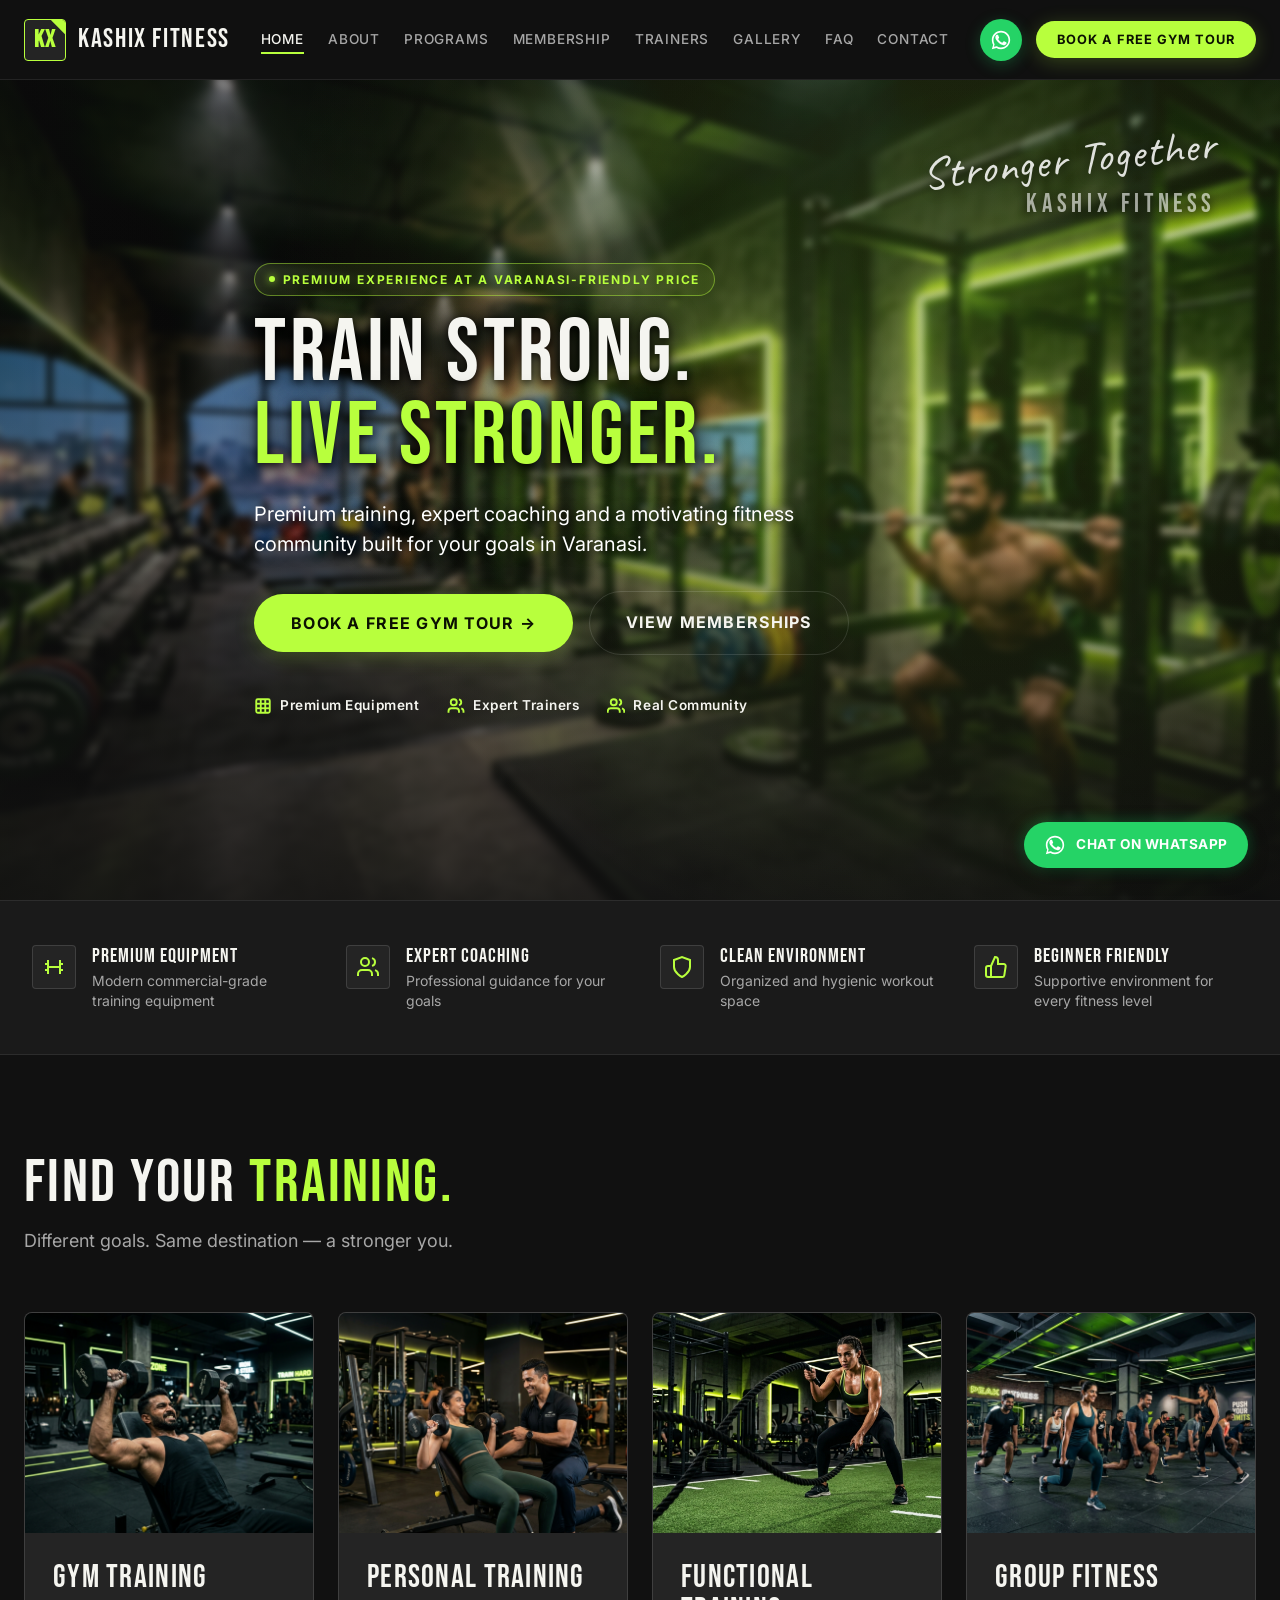
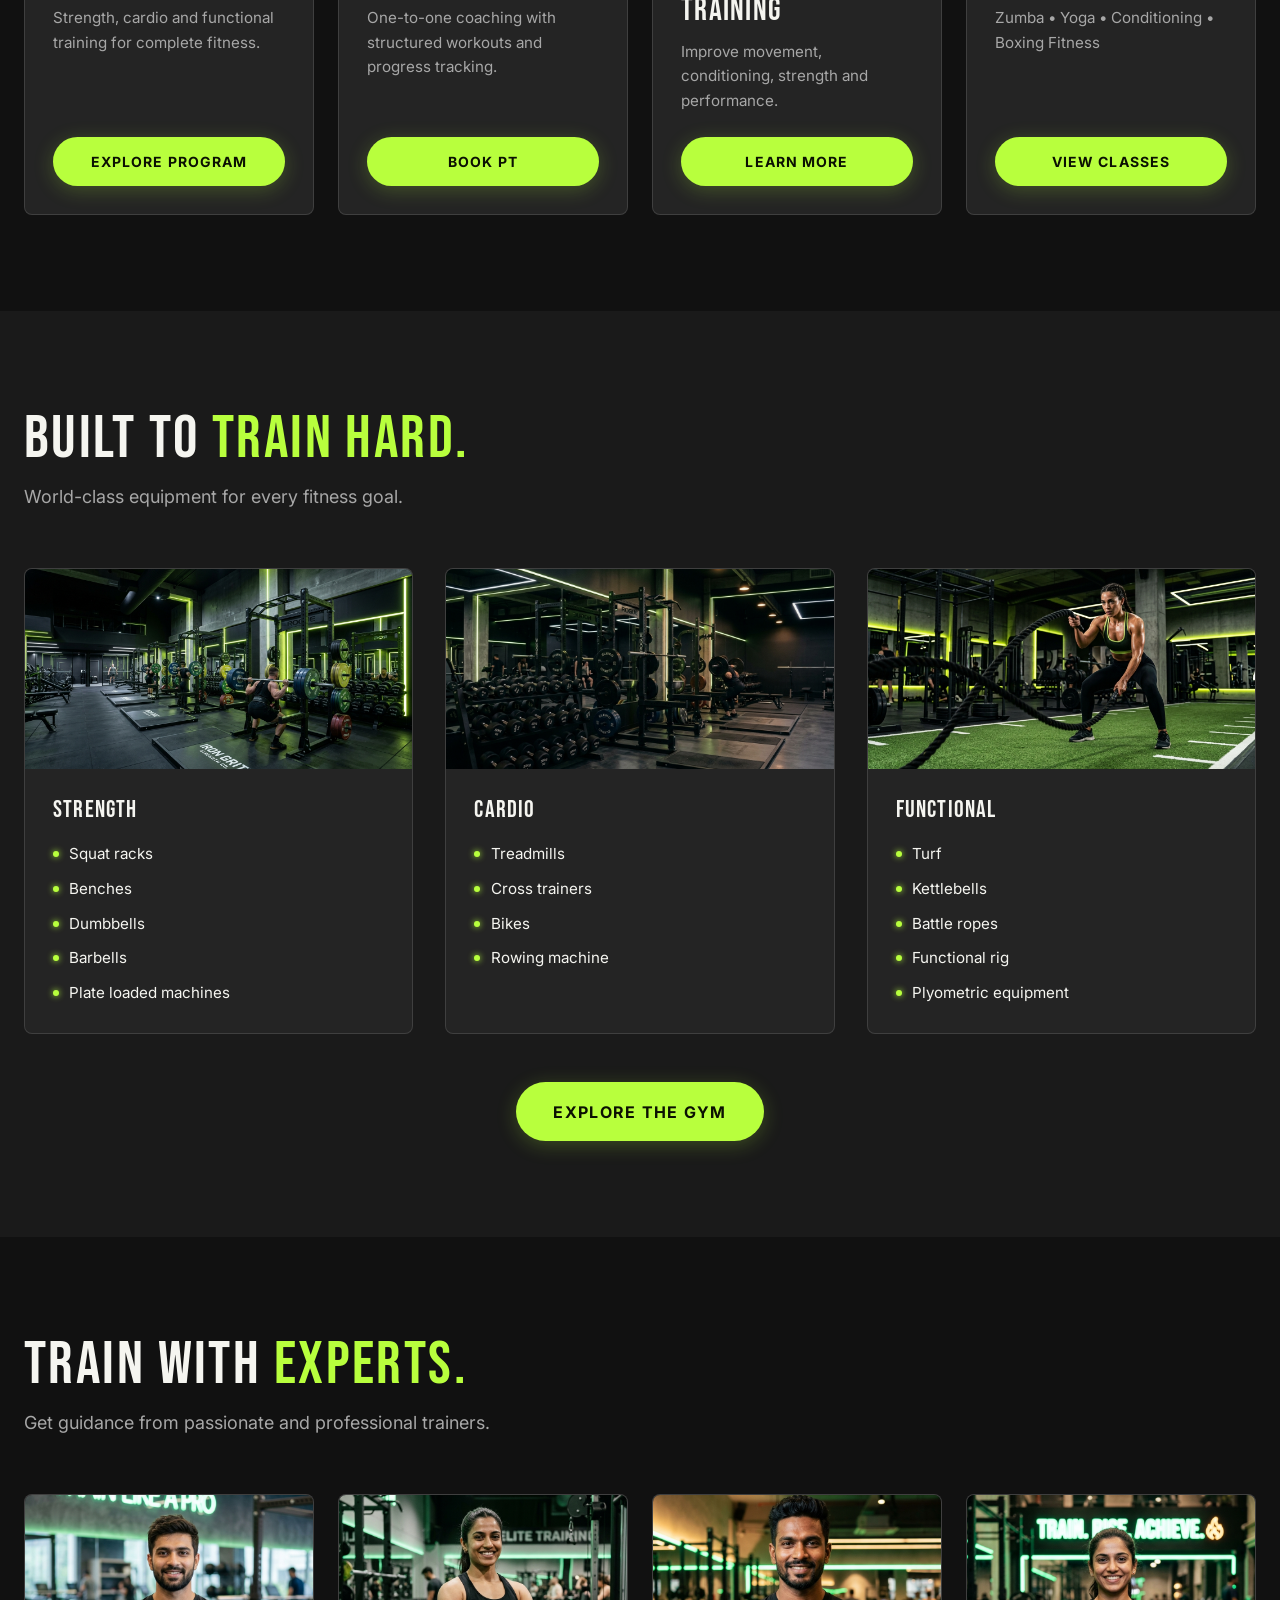
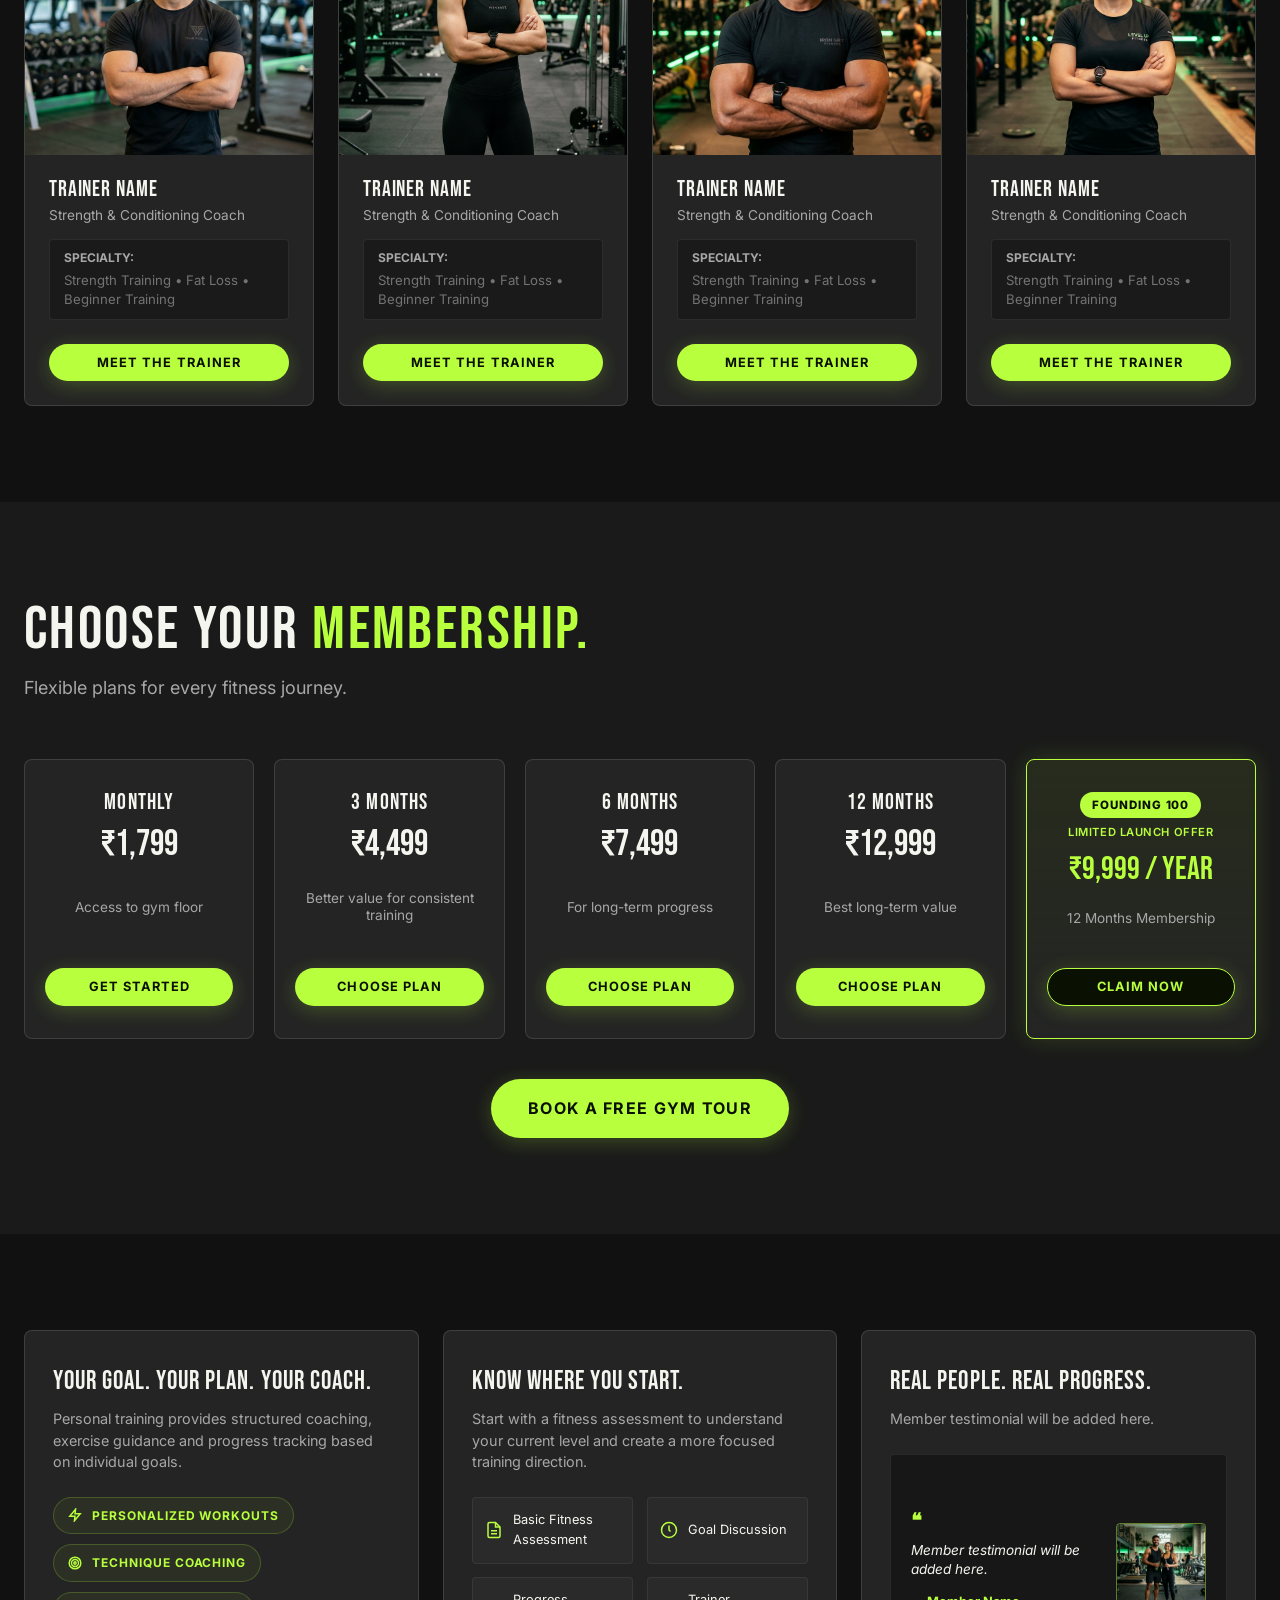
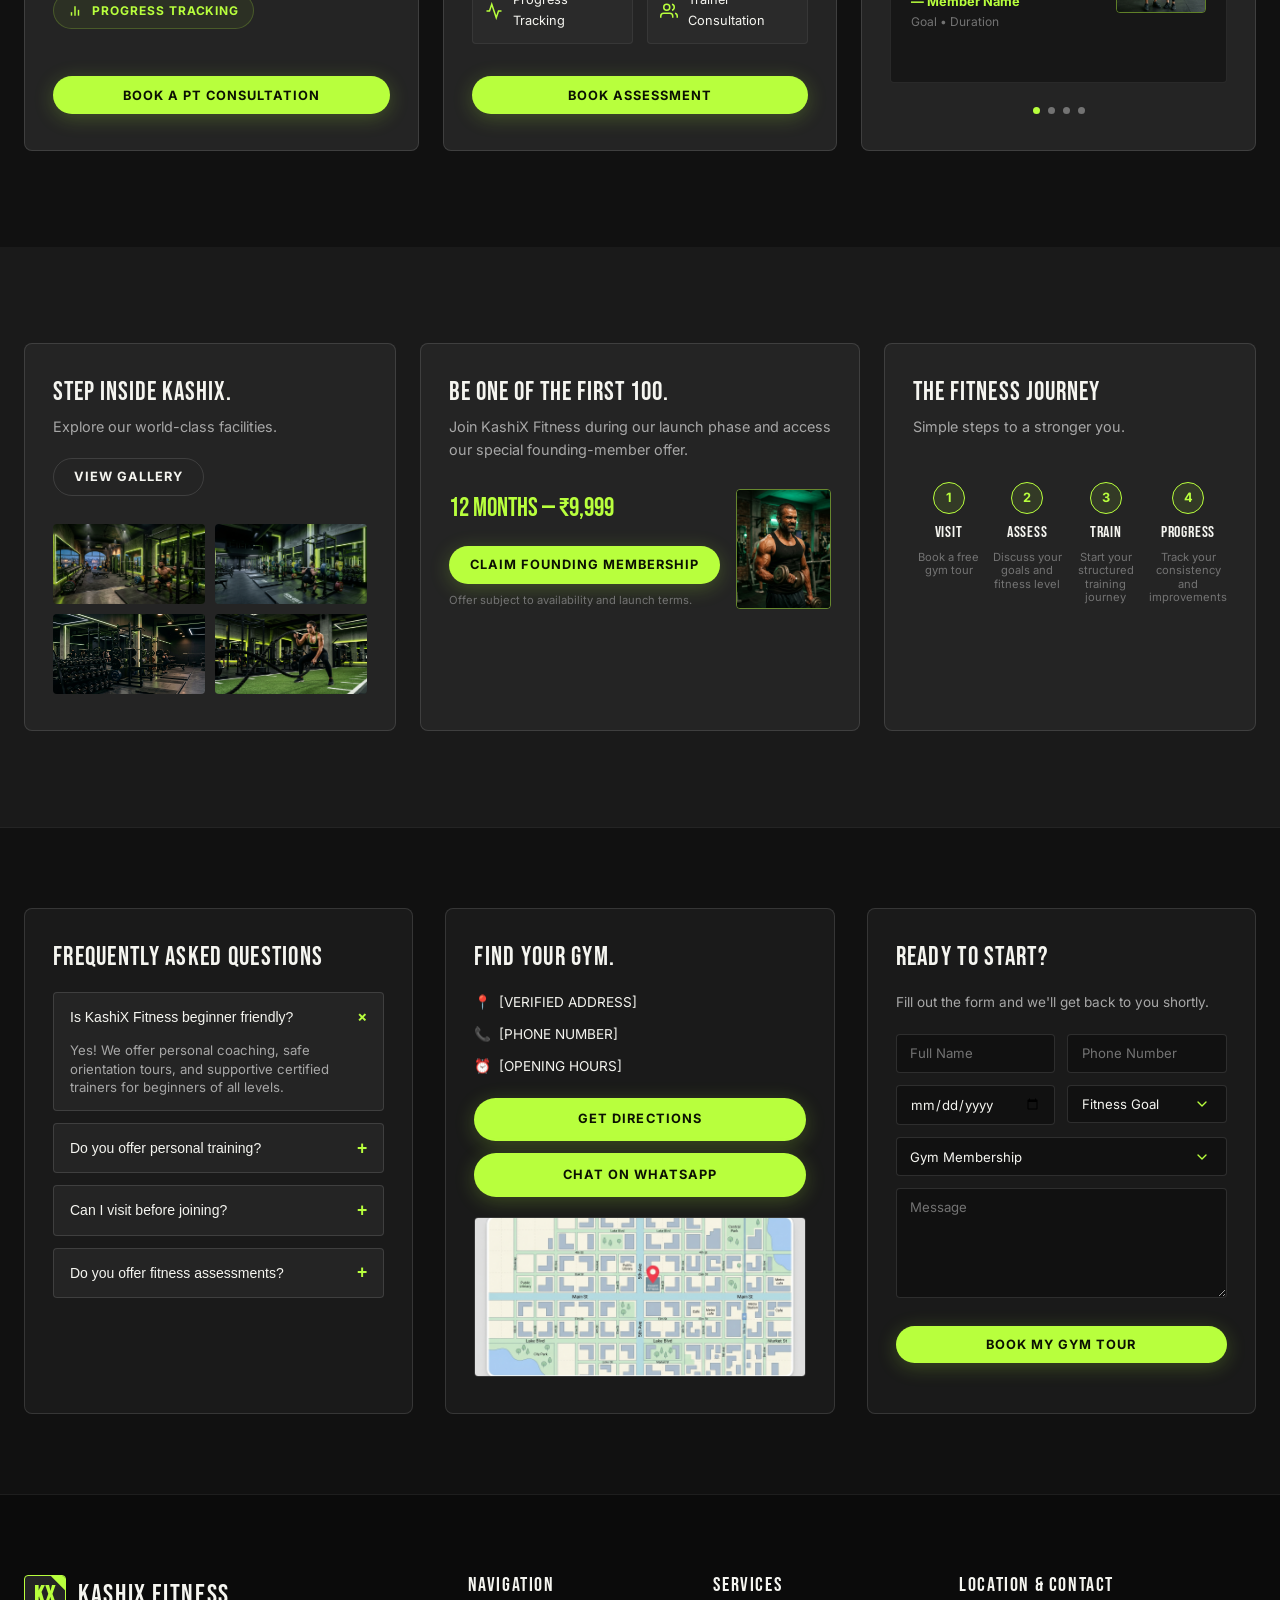
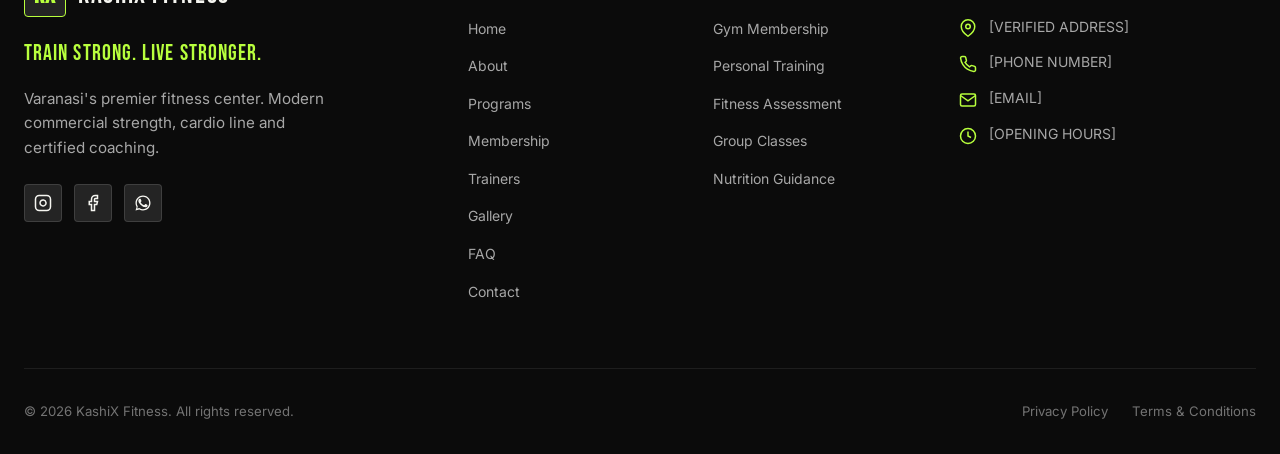
<file: index.html>
<!DOCTYPE html>
<html lang="en">
<head>
  <meta charset="UTF-8">
  <meta name="viewport" content="width=device-width, initial-scale=1.0">
  <title>KashiX Fitness | Train Strong. Live Stronger. | Varanasi</title>
  <meta name="description" content="KashiX Fitness Varanasi - Premium training, expert coaching and a motivating fitness community built for your goals in Varanasi.">
  <meta name="keywords" content="Gym in Varanasi, Fitness center in Varanasi, Best gym in Varanasi, Premium gym in Varanasi, Personal trainer in Varanasi, Gym membership Varanasi">
  
  <!-- Favicon / Brand Icon -->
  <link rel="icon" href="data:image/svg+xml,<svg xmlns='http://www.w3.org/2000/svg' viewBox='0 0 100 100'><rect width='100' height='100' rx='20' fill='%23111111'/><text x='50%' y='68%' font-family='Arial Black, sans-serif' font-weight='900' font-size='50' fill='%23B8FF3D' text-anchor='middle'>KX</text></svg>">
  
  <!-- CSS Stylesheet -->
  <link rel="stylesheet" href="css/style.css">
</head>
<body>

  <!-- ==================== HEADER / NAVIGATION ==================== -->
  <header class="site-header" id="top">
    <div class="container navbar">
      <!-- Brand Logo -->
      <a href="index.html" class="brand-logo" aria-label="KashiX Fitness Home">
        <div class="brand-emblem">
          <span class="brand-emblem-text">KX</span>
        </div>
        <div class="brand-info">
          <span class="brand-title">KASHIX FITNESS</span>
        </div>
      </a>

      <!-- Desktop Navigation Menu -->
      <nav aria-label="Main Navigation">
        <ul class="nav-menu">
          <li><a href="index.html" class="nav-link active">Home</a></li>
          <li><a href="#about" class="nav-link">About</a></li>
          <li><a href="#programs" class="nav-link">Programs</a></li>
          <li><a href="#membership" class="nav-link">Membership</a></li>
          <li><a href="#trainers" class="nav-link">Trainers</a></li>
          <li><a href="#gallery" class="nav-link">Gallery</a></li>
          <li><a href="#faq" class="nav-link">FAQ</a></li>
          <li><a href="#contact" class="nav-link">Contact</a></li>
        </ul>
      </nav>

      <!-- Navigation Actions -->
      <div class="nav-actions">
        <!-- Circular WhatsApp Button -->
        <a href="https://wa.me/?text=Hi%20KashiX%20Fitness%2C%20I%20would%20like%20to%20book%20a%20free%20gym%20tour." target="_blank" rel="noopener noreferrer" class="btn-whatsapp-circle" aria-label="Chat on WhatsApp">
          <svg width="22" height="22" viewBox="0 0 24 24" fill="currentColor">
            <path d="M17.472 14.382c-.301-.15-1.78-.878-2.056-.979-.276-.101-.477-.15-.678.15-.201.3-.778.979-.954 1.18-.176.201-.352.226-.653.076-.301-.15-1.272-.469-2.423-1.496-.895-.798-1.5-1.784-1.676-2.085-.176-.301-.019-.464.132-.614.135-.135.301-.351.452-.527.15-.176.201-.301.301-.502.101-.201.05-.376-.025-.527-.075-.15-.678-1.632-.929-2.234-.244-.588-.492-.508-.678-.517l-.578-.01c-.201 0-.527.075-.803.376s-1.054 1.029-1.054 2.511c0 1.482 1.079 2.912 1.23 3.113.15.201 2.124 3.243 5.146 4.549.719.311 1.28.497 1.717.636.721.229 1.378.197 1.898.119.58-.088 1.78-.727 2.031-1.43.251-.703.251-1.305.176-1.43-.075-.125-.276-.201-.577-.351z"/>
            <path d="M12 2C6.477 2 2 6.477 2 12c0 1.89.525 3.66 1.438 5.168L2 22l4.98-1.305C8.42 21.536 10.15 22 12 22c5.523 0 10-4.477 10-10S17.523 2 12 2zm0 18.2c-1.64 0-3.17-.48-4.47-1.3l-.32-.2-2.96.77.79-2.88-.21-.34A8.16 8.16 0 0 1 3.8 12c0-4.52 3.68-8.2 8.2-8.2 4.52 0 8.2 3.68 8.2 8.2 0 4.52-3.68 8.2-8.2 8.2z"/>
          </svg>
        </a>

        <!-- Header CTA Pill Button -->
        <button type="button" class="btn btn-primary btn-sm" data-open-modal="tour" id="headerCtaBtn">
          BOOK A FREE GYM TOUR
        </button>

        <!-- Mobile Hamburger Trigger -->
        <button class="hamburger-btn" aria-label="Toggle navigation menu" id="hamburgerMenuBtn">
          <svg width="24" height="24" viewBox="0 0 24 24" fill="none" stroke="currentColor" stroke-width="2" stroke-linecap="round" stroke-linejoin="round">
            <line x1="3" y1="12" x2="21" y2="12"></line>
            <line x1="3" y1="6" x2="21" y2="6"></line>
            <line x1="3" y1="18" x2="21" y2="18"></line>
          </svg>
        </button>
      </div>
    </div>
  </header>

  <!-- Mobile Drawer Menu -->
  <aside class="mobile-nav-drawer" aria-label="Mobile Navigation Drawer">
    <div>
      <div class="mobile-nav-header">
        <div class="brand-logo">
          <div class="brand-emblem"><span class="brand-emblem-text">KX</span></div>
          <span class="brand-title">KASHIX</span>
        </div>
        <button class="hamburger-btn mobile-drawer-close" aria-label="Close menu">
          <svg width="24" height="24" viewBox="0 0 24 24" fill="none" stroke="currentColor" stroke-width="2">
            <line x1="18" y1="6" x2="6" y2="18"></line>
            <line x1="6" y1="6" x2="18" y2="18"></line>
          </svg>
        </button>
      </div>
      <ul class="mobile-nav-links">
        <li><a href="index.html" class="active">Home</a></li>
        <li><a href="#about">About</a></li>
        <li><a href="#programs">Programs</a></li>
        <li><a href="#membership">Membership</a></li>
        <li><a href="#trainers">Trainers</a></li>
        <li><a href="#gallery">Gallery</a></li>
        <li><a href="#faq">FAQ</a></li>
        <li><a href="#contact">Contact</a></li>
      </ul>
    </div>
    <div style="display: flex; flex-direction: column; gap: 0.75rem; margin-top: 2rem;">
      <button type="button" class="btn btn-primary btn-block" data-open-modal="tour">BOOK A FREE GYM TOUR</button>
      <a href="https://wa.me/?text=Hi%20KashiX%20Fitness%2C%20I%20would%20like%20to%20book%20a%20free%20gym%20tour." target="_blank" rel="noopener noreferrer" class="btn btn-whatsapp btn-block">CHAT ON WHATSAPP</a>
    </div>
  </aside>

  <!-- ==================== HERO SECTION ==================== -->
  <section class="hero-section" aria-label="Hero Section">
    <div class="hero-bg-media">
      <img src="images/hero_gym.jpg" alt="KashiX Fitness modern gym floor in Varanasi" loading="eager">
    </div>
    <div class="hero-overlay"></div>

    <!-- Hero Watermark Top Right -->
    <div class="hero-watermark">
      <span class="hero-watermark-script">Stronger Together</span>
      <span class="hero-watermark-brand">KASHIX FITNESS</span>
    </div>

    <div class="container hero-content">
      <div class="eyebrow">
        PREMIUM EXPERIENCE AT A VARANASI-FRIENDLY PRICE
      </div>
      <h1 class="hero-title">
        TRAIN STRONG.<br>
        <span class="text-lime">LIVE STRONGER.</span>
      </h1>
      <p class="hero-description">
        Premium training, expert coaching and a motivating fitness community built for your goals in Varanasi.
      </p>

      <div class="hero-cta-group">
        <button type="button" class="btn btn-primary btn-lg" data-open-modal="tour" id="heroTourCta">
          BOOK A FREE GYM TOUR &rarr;
        </button>

        <a href="#membership" class="btn btn-secondary btn-lg" id="heroMembershipCta">
          VIEW MEMBERSHIPS
        </a>
      </div>

      <!-- Trust row with lime icons -->
      <div class="hero-trust-row">
        <div class="hero-trust-item">
          <svg width="18" height="18" viewBox="0 0 24 24" fill="none" stroke="currentColor" stroke-width="2.5"><rect x="3" y="3" width="18" height="18" rx="2"/><line x1="9" y1="3" x2="9" y2="21"/><line x1="15" y1="3" x2="15" y2="21"/><line x1="3" y1="9" x2="21" y2="9"/><line x1="3" y1="15" x2="21" y2="15"/></svg>
          <span>Premium Equipment</span>
        </div>
        <div class="hero-trust-item">
          <svg width="18" height="18" viewBox="0 0 24 24" fill="none" stroke="currentColor" stroke-width="2.5"><path d="M16 21v-2a4 4 0 0 0-4-4H6a4 4 0 0 0-4 4v2"/><circle cx="9" cy="7" r="4"/><path d="M22 21v-2a4 4 0 0 0-3-3.87M16 3.13a4 4 0 0 1 0 7.75"/></svg>
          <span>Expert Trainers</span>
        </div>
        <div class="hero-trust-item">
          <svg width="18" height="18" viewBox="0 0 24 24" fill="none" stroke="currentColor" stroke-width="2.5"><path d="M17 21v-2a4 4 0 0 0-4-4H5a4 4 0 0 0-4 4v2"/><circle cx="9" cy="7" r="4"/><path d="M23 21v-2a4 4 0 0 0-3-3.87"/><path d="M16 3.13a4 4 0 0 1 0 7.75"/></svg>
          <span>Real Community</span>
        </div>
      </div>
    </div>
  </section>

  <!-- ==================== BENEFITS STRIP ==================== -->
  <section class="benefit-strip" aria-label="Key Benefits">
    <div class="container">
      <div class="benefit-grid">
        <!-- Benefit 1 -->
        <div class="benefit-item">
          <div class="benefit-icon-wrapper" aria-hidden="true">
            <svg width="24" height="24" viewBox="0 0 24 24" fill="none" stroke="currentColor" stroke-width="2"><path d="M6 5v14M18 5v14M3 9h3M18 9h3M3 15h3M18 15h3M6 12h12"/></svg>
          </div>
          <div>
            <h3 class="benefit-title">PREMIUM EQUIPMENT</h3>
            <p class="benefit-desc">Modern commercial-grade training equipment</p>
          </div>
        </div>

        <!-- Benefit 2 -->
        <div class="benefit-item">
          <div class="benefit-icon-wrapper" aria-hidden="true">
            <svg width="24" height="24" viewBox="0 0 24 24" fill="none" stroke="currentColor" stroke-width="2"><path d="M16 21v-2a4 4 0 0 0-4-4H6a4 4 0 0 0-4 4v2"/><circle cx="9" cy="7" r="4"/><path d="M22 21v-2a4 4 0 0 0-3-3.87M16 3.13a4 4 0 0 1 0 7.75"/></svg>
          </div>
          <div>
            <h3 class="benefit-title">EXPERT COACHING</h3>
            <p class="benefit-desc">Professional guidance for your goals</p>
          </div>
        </div>

        <!-- Benefit 3 -->
        <div class="benefit-item">
          <div class="benefit-icon-wrapper" aria-hidden="true">
            <svg width="24" height="24" viewBox="0 0 24 24" fill="none" stroke="currentColor" stroke-width="2"><path d="M12 22s8-4 8-10V5l-8-3-8 3v7c0 6 8 10 8 10z"/></svg>
          </div>
          <div>
            <h3 class="benefit-title">CLEAN ENVIRONMENT</h3>
            <p class="benefit-desc">Organized and hygienic workout space</p>
          </div>
        </div>

        <!-- Benefit 4 -->
        <div class="benefit-item">
          <div class="benefit-icon-wrapper" aria-hidden="true">
            <svg width="24" height="24" viewBox="0 0 24 24" fill="none" stroke="currentColor" stroke-width="2"><path d="M14 9V5a3 3 0 0 0-3-3l-4 9v11h11.28a2 2 0 0 0 2-1.7l1.38-9a2 2 0 0 0-2-2.3zM7 22H4a2 2 0 0 1-2-2v-7a2 2 0 0 1 2-2h3"/></svg>
          </div>
          <div>
            <h3 class="benefit-title">BEGINNER FRIENDLY</h3>
            <p class="benefit-desc">Supportive environment for every fitness level</p>
          </div>
        </div>
      </div>
    </div>
  </section>

  <!-- ==================== FIND YOUR TRAINING ==================== -->
  <section class="section section-dark" id="programs">
    <div class="container">
      <div class="section-header">
        <h2>FIND YOUR <span class="text-lime">TRAINING.</span></h2>
        <p class="section-subtitle">Different goals. Same destination — a stronger you.</p>
      </div>

      <div class="grid-4">
        <!-- Card 1: Gym Training -->
        <div class="program-card">
          <div class="program-card-img">
            <img src="images/gym_training.jpg" alt="Gym Training at KashiX Fitness" loading="lazy">
          </div>
          <div class="program-card-body">
            <h3>GYM TRAINING</h3>
            <p>Strength, cardio and functional training for complete fitness.</p>
            <button type="button" class="btn btn-primary btn-block" data-open-modal="tour" data-service="Gym Training">EXPLORE PROGRAM</button>
          </div>
        </div>

        <!-- Card 2: Personal Training -->
        <div class="program-card">
          <div class="program-card-img">
            <img src="images/trainer_coaching.jpg" alt="Personal Training at KashiX Fitness" loading="lazy">
          </div>
          <div class="program-card-body">
            <h3>PERSONAL TRAINING</h3>
            <p>One-to-one coaching with structured workouts and progress tracking.</p>
            <button type="button" class="btn btn-primary btn-block" data-open-modal="tour" data-service="Personal Training">BOOK PT</button>
          </div>
        </div>

        <!-- Card 3: Functional Training -->
        <div class="program-card">
          <div class="program-card-img">
            <img src="images/functional_training.jpg" alt="Functional Training at KashiX Fitness" loading="lazy">
          </div>
          <div class="program-card-body">
            <h3>FUNCTIONAL TRAINING</h3>
            <p>Improve movement, conditioning, strength and performance.</p>
            <button type="button" class="btn btn-primary btn-block" data-open-modal="tour" data-service="Functional Training">LEARN MORE</button>
          </div>
        </div>

        <!-- Card 4: Group Fitness -->
        <div class="program-card">
          <div class="program-card-img">
            <img src="images/group_fitness.jpg" alt="Group Fitness at KashiX Fitness" loading="lazy">
          </div>
          <div class="program-card-body">
            <h3>GROUP FITNESS</h3>
            <p>Zumba &bull; Yoga &bull; Conditioning &bull; Boxing Fitness</p>
            <button type="button" class="btn btn-primary btn-block" data-open-modal="tour" data-service="Group Fitness">VIEW CLASSES</button>
          </div>
        </div>
      </div>
    </div>
  </section>

  <!-- ==================== BUILT TO TRAIN HARD ==================== -->
  <section class="section section-charcoal" id="equipment">
    <div class="container">
      <div class="section-header">
        <h2>BUILT TO <span class="text-lime">TRAIN HARD.</span></h2>
        <p class="section-subtitle">World-class equipment for every fitness goal.</p>
      </div>

      <div class="equipment-showcase-grid">
        <!-- Col 1: Strength -->
        <div class="equipment-showcase-card">
          <div class="equipment-showcase-img">
            <img src="images/strength_zone.jpg" alt="Strength Equipment Zone at KashiX Fitness" loading="lazy">
          </div>
          <div class="equipment-showcase-content">
            <h3>STRENGTH</h3>
            <ul class="equipment-bullet-list">
              <li>Squat racks</li>
              <li>Benches</li>
              <li>Dumbbells</li>
              <li>Barbells</li>
              <li>Plate loaded machines</li>
            </ul>
          </div>
        </div>

        <!-- Col 2: Cardio -->
        <div class="equipment-showcase-card">
          <div class="equipment-showcase-img">
            <img src="images/equipment_zone.jpg" alt="Cardio Zone at KashiX Fitness" loading="lazy">
          </div>
          <div class="equipment-showcase-content">
            <h3>CARDIO</h3>
            <ul class="equipment-bullet-list">
              <li>Treadmills</li>
              <li>Cross trainers</li>
              <li>Bikes</li>
              <li>Rowing machine</li>
            </ul>
          </div>
        </div>

        <!-- Col 3: Functional -->
        <div class="equipment-showcase-card">
          <div class="equipment-showcase-img">
            <img src="images/functional_training.jpg" alt="Functional Training Zone at KashiX Fitness" loading="lazy">
          </div>
          <div class="equipment-showcase-content">
            <h3>FUNCTIONAL</h3>
            <ul class="equipment-bullet-list">
              <li>Turf</li>
              <li>Kettlebells</li>
              <li>Battle ropes</li>
              <li>Functional rig</li>
              <li>Plyometric equipment</li>
            </ul>
          </div>
        </div>
      </div>

      <div style="text-align: center;">
        <button type="button" class="btn btn-primary btn-lg" data-open-modal="tour">
          EXPLORE THE GYM
        </button>
      </div>
    </div>
  </section>

  <!-- ==================== TRAIN WITH EXPERTS ==================== -->
  <section class="section section-dark" id="trainers">
    <div class="container">
      <div class="section-header">
        <h2>TRAIN WITH <span class="text-lime">EXPERTS.</span></h2>
        <p class="section-subtitle">Get guidance from passionate and professional trainers.</p>
      </div>

      <div class="trainers-4-grid">
        <!-- Trainer 1 -->
        <div class="trainer-card-mockup">
          <div class="trainer-img-wrap">
            <img src="images/trainer_male_1.jpg" alt="Trainer at KashiX Fitness" loading="lazy">
          </div>
          <div class="trainer-info">
            <h3>TRAINER NAME</h3>
            <div class="trainer-title">Strength &amp; Conditioning Coach</div>
            <div class="trainer-specialty">
              <strong>Specialty:</strong>
              Strength Training &bull; Fat Loss &bull; Beginner Training
            </div>
            <button type="button" class="btn btn-primary btn-block btn-sm" data-open-modal="tour" data-service="Trainer Consultation">MEET THE TRAINER</button>
          </div>
        </div>

        <!-- Trainer 2 -->
        <div class="trainer-card-mockup">
          <div class="trainer-img-wrap">
            <img src="images/trainer_female_1.jpg" alt="Trainer at KashiX Fitness" loading="lazy">
          </div>
          <div class="trainer-info">
            <h3>TRAINER NAME</h3>
            <div class="trainer-title">Strength &amp; Conditioning Coach</div>
            <div class="trainer-specialty">
              <strong>Specialty:</strong>
              Strength Training &bull; Fat Loss &bull; Beginner Training
            </div>
            <button type="button" class="btn btn-primary btn-block btn-sm" data-open-modal="tour" data-service="Trainer Consultation">MEET THE TRAINER</button>
          </div>
        </div>

        <!-- Trainer 3 -->
        <div class="trainer-card-mockup">
          <div class="trainer-img-wrap">
            <img src="images/trainer_male_2.jpg" alt="Trainer at KashiX Fitness" loading="lazy">
          </div>
          <div class="trainer-info">
            <h3>TRAINER NAME</h3>
            <div class="trainer-title">Strength &amp; Conditioning Coach</div>
            <div class="trainer-specialty">
              <strong>Specialty:</strong>
              Strength Training &bull; Fat Loss &bull; Beginner Training
            </div>
            <button type="button" class="btn btn-primary btn-block btn-sm" data-open-modal="tour" data-service="Trainer Consultation">MEET THE TRAINER</button>
          </div>
        </div>

        <!-- Trainer 4 -->
        <div class="trainer-card-mockup">
          <div class="trainer-img-wrap">
            <img src="images/trainer_female_2.jpg" alt="Trainer at KashiX Fitness" loading="lazy">
          </div>
          <div class="trainer-info">
            <h3>TRAINER NAME</h3>
            <div class="trainer-title">Strength &amp; Conditioning Coach</div>
            <div class="trainer-specialty">
              <strong>Specialty:</strong>
              Strength Training &bull; Fat Loss &bull; Beginner Training
            </div>
            <button type="button" class="btn btn-primary btn-block btn-sm" data-open-modal="tour" data-service="Trainer Consultation">MEET THE TRAINER</button>
          </div>
        </div>
      </div>
    </div>
  </section>

  <!-- ==================== CHOOSE YOUR MEMBERSHIP ==================== -->
  <section class="section section-charcoal" id="membership">
    <div class="container">
      <div class="section-header">
        <h2>CHOOSE YOUR <span class="text-lime">MEMBERSHIP.</span></h2>
        <p class="section-subtitle">Flexible plans for every fitness journey.</p>
      </div>

      <div class="pricing-5-grid">
        <!-- Plan 1 -->
        <div class="pricing-tier-card">
          <h3>MONTHLY</h3>
          <div class="price">&#8377;1,799</div>
          <div class="pricing-desc-line">Access to gym floor</div>
          <button type="button" class="btn btn-primary btn-block btn-sm" data-open-modal="tour" data-service="Monthly Membership">GET STARTED</button>
        </div>

        <!-- Plan 2 -->
        <div class="pricing-tier-card">
          <h3>3 MONTHS</h3>
          <div class="price">&#8377;4,499</div>
          <div class="pricing-desc-line">Better value for consistent training</div>
          <button type="button" class="btn btn-primary btn-block btn-sm" data-open-modal="tour" data-service="3-Month Membership">CHOOSE PLAN</button>
        </div>

        <!-- Plan 3 -->
        <div class="pricing-tier-card">
          <h3>6 MONTHS</h3>
          <div class="price">&#8377;7,499</div>
          <div class="pricing-desc-line">For long-term progress</div>
          <button type="button" class="btn btn-primary btn-block btn-sm" data-open-modal="tour" data-service="6-Month Membership">CHOOSE PLAN</button>
        </div>

        <!-- Plan 4 -->
        <div class="pricing-tier-card">
          <h3>12 MONTHS</h3>
          <div class="price">&#8377;12,999</div>
          <div class="pricing-desc-line">Best long-term value</div>
          <button type="button" class="btn btn-primary btn-block btn-sm" data-open-modal="tour" data-service="12-Month Membership">CHOOSE PLAN</button>
        </div>

        <!-- Plan 5: Founding 100 -->
        <div class="pricing-tier-card featured-founding">
          <div class="founding-badge-top">FOUNDING 100</div>
          <div class="founding-sub-badge">Limited Launch Offer</div>
          <div class="price">&#8377;9,999 <span>/ YEAR</span></div>
          <div class="pricing-desc-line">12 Months Membership</div>
          <button type="button" class="btn btn-primary btn-block btn-sm btn-claim-dark" data-open-modal="tour" data-service="Founding 100 Membership">CLAIM NOW</button>
        </div>
      </div>

      <div style="text-align: center;">
        <button type="button" class="btn btn-primary btn-lg" data-open-modal="tour">
          BOOK A FREE GYM TOUR
        </button>
      </div>
    </div>
  </section>

  <!-- ==================== 3-BLOCK MID SECTION ==================== -->
  <section class="section section-dark" id="about">
    <div class="container">
      <div class="mid-blocks-grid">
        <!-- Block 1: YOUR GOAL. YOUR PLAN. YOUR COACH. -->
        <div class="mid-block-card">
          <h3>YOUR GOAL. YOUR PLAN. YOUR COACH.</h3>
          <p>Personal training provides structured coaching, exercise guidance and progress tracking based on individual goals.</p>
          <div class="feature-badge-row">
            <div class="feature-badge-item">
              <svg width="14" height="14" viewBox="0 0 24 24" fill="none" stroke="currentColor" stroke-width="2.5"><polygon points="13 2 3 14 12 14 11 22 21 10 12 10 13 2"/></svg>
              PERSONALIZED WORKOUTS
            </div>
            <div class="feature-badge-item">
              <svg width="14" height="14" viewBox="0 0 24 24" fill="none" stroke="currentColor" stroke-width="2.5"><circle cx="12" cy="12" r="10"/><circle cx="12" cy="12" r="6"/><circle cx="12" cy="12" r="2"/></svg>
              TECHNIQUE COACHING
            </div>
            <div class="feature-badge-item">
              <svg width="14" height="14" viewBox="0 0 24 24" fill="none" stroke="currentColor" stroke-width="2.5"><line x1="18" y1="20" x2="18" y2="10"/><line x1="12" y1="20" x2="12" y2="4"/><line x1="6" y1="20" x2="6" y2="14"/></svg>
              PROGRESS TRACKING
            </div>
          </div>
          <button type="button" class="btn btn-primary btn-block btn-sm" data-open-modal="tour" data-service="Personal Training Consultation">BOOK A PT CONSULTATION</button>
        </div>

        <!-- Block 2: KNOW WHERE YOU START. -->
        <div class="mid-block-card">
          <h3>KNOW WHERE YOU START.</h3>
          <p>Start with a fitness assessment to understand your current level and create a more focused training direction.</p>
          <div class="steps-icon-grid">
            <div class="step-icon-item">
              <svg width="18" height="18" viewBox="0 0 24 24" fill="none" stroke="currentColor" stroke-width="2"><path d="M14 2H6a2 2 0 0 0-2 2v16a2 2 0 0 0 2 2h12a2 2 0 0 0 2-2V8z"/><polyline points="14 2 14 8 20 8"/><line x1="16" y1="13" x2="8" y2="13"/><line x1="16" y1="17" x2="8" y2="17"/></svg>
              Basic Fitness Assessment
            </div>
            <div class="step-icon-item">
              <svg width="18" height="18" viewBox="0 0 24 24" fill="none" stroke="currentColor" stroke-width="2"><circle cx="12" cy="12" r="10"/><polyline points="12 6 12 12 14 14"/></svg>
              Goal Discussion
            </div>
            <div class="step-icon-item">
              <svg width="18" height="18" viewBox="0 0 24 24" fill="none" stroke="currentColor" stroke-width="2"><polyline points="22 12 18 12 15 21 9 3 6 12 2 12"/></svg>
              Progress Tracking
            </div>
            <div class="step-icon-item">
              <svg width="18" height="18" viewBox="0 0 24 24" fill="none" stroke="currentColor" stroke-width="2"><path d="M17 21v-2a4 4 0 0 0-4-4H5a4 4 0 0 0-4 4v2"/><circle cx="9" cy="7" r="4"/><path d="M23 21v-2a4 4 0 0 0-3-3.87"/><path d="M16 3.13a4 4 0 0 1 0 7.75"/></svg>
              Trainer Consultation
            </div>
          </div>
          <button type="button" class="btn btn-primary btn-block btn-sm" data-open-modal="tour" data-service="Fitness Assessment">BOOK ASSESSMENT</button>
        </div>

        <!-- Block 3: REAL PEOPLE. REAL PROGRESS. -->
        <div class="mid-block-card">
          <h3>REAL PEOPLE. REAL PROGRESS.</h3>
          <p>Member testimonial will be added here.</p>
          <div class="testimonial-preview-card">
            <div class="testimonial-preview-text">
              <div style="color: var(--accent-lime); font-size: 1.25rem; font-weight: 900; margin-bottom: 0.25rem;">&#10077;</div>
              <blockquote>Member testimonial will be added here.</blockquote>
              <div class="member-author">&mdash; Member Name</div>
              <div class="member-meta">Goal &bull; Duration</div>
            </div>
            <img src="images/testimonial_couple.jpg" alt="KashiX Fitness Members" class="testimonial-preview-img" loading="lazy">
          </div>
          <div class="carousel-dots">
            <span class="active"></span>
            <span></span>
            <span></span>
            <span></span>
          </div>
        </div>
      </div>
    </div>
  </section>

  <!-- ==================== 3-BLOCK LOWER SECTION ==================== -->
  <section class="section section-charcoal" id="gallery">
    <div class="container">
      <div class="lower-blocks-grid">
        <!-- Lower Block 1: STEP INSIDE KASHIX. -->
        <div class="lower-block-card">
          <h3>STEP INSIDE KASHIX.</h3>
          <p>Explore our world-class facilities.</p>
          <button type="button" class="btn btn-secondary btn-sm" style="width: fit-content; margin-bottom: 0.75rem;" data-open-modal="tour">VIEW GALLERY</button>
          <div class="thumbnails-2x2">
            <img src="images/hero_gym.jpg" alt="Gym Main Floor" loading="lazy">
            <img src="images/strength_zone.jpg" alt="Strength Zone" loading="lazy">
            <img src="images/equipment_zone.jpg" alt="Cardio Deck" loading="lazy">
            <img src="images/functional_training.jpg" alt="Functional Turf" loading="lazy">
          </div>
        </div>

        <!-- Lower Block 2: BE ONE OF THE FIRST 100. -->
        <div class="lower-block-card">
          <h3>BE ONE OF THE FIRST 100.</h3>
          <p>Join KashiX Fitness during our launch phase and access our special founding-member offer.</p>
          <div class="founding-highlight-box">
            <div>
              <div class="price-tag">12 MONTHS &mdash; &#8377;9,999</div>
              <button type="button" class="btn btn-primary btn-sm" data-open-modal="tour" data-service="Founding 100 Membership">CLAIM FOUNDING MEMBERSHIP</button>
              <div style="font-size: 0.7rem; color: var(--text-dim); margin-top: 0.5rem;">Offer subject to availability and launch terms.</div>
            </div>
            <img src="images/founding_athlete.jpg" alt="Founding Member Athlete" class="founding-athlete-img" loading="lazy">
          </div>
        </div>

        <!-- Lower Block 3: THE FITNESS JOURNEY -->
        <div class="lower-block-card">
          <h3>THE FITNESS JOURNEY</h3>
          <p>Simple steps to a stronger you.</p>
          <div class="journey-steps-compact">
            <div class="journey-step-compact">
              <div class="step-badge">1</div>
              <div class="step-name">VISIT</div>
              <div class="step-sub">Book a free gym tour</div>
            </div>
            <div class="journey-step-compact">
              <div class="step-badge">2</div>
              <div class="step-name">ASSESS</div>
              <div class="step-sub">Discuss your goals and fitness level</div>
            </div>
            <div class="journey-step-compact">
              <div class="step-badge">3</div>
              <div class="step-name">TRAIN</div>
              <div class="step-sub">Start your structured training journey</div>
            </div>
            <div class="journey-step-compact">
              <div class="step-badge">4</div>
              <div class="step-name">PROGRESS</div>
              <div class="step-sub">Track your consistency and improvements</div>
            </div>
          </div>
        </div>
      </div>
    </div>
  </section>

  <!-- ==================== BOTTOM 3-COLUMN SECTION ==================== -->
  <section class="bottom-three-col-section" id="faq">
    <div class="container">
      <div class="bottom-three-col-grid">
        <!-- Column 1: FAQ -->
        <div class="bottom-col-card">
          <h3>FREQUENTLY ASKED QUESTIONS</h3>
          <div class="faq-compact-list">
            <div class="faq-compact-item active">
              <button class="faq-compact-question" type="button">
                <span>Is KashiX Fitness beginner friendly?</span>
                <span class="faq-compact-icon">+</span>
              </button>
              <div class="faq-compact-answer">
                Yes! We offer personal coaching, safe orientation tours, and supportive certified trainers for beginners of all levels.
              </div>
            </div>

            <div class="faq-compact-item">
              <button class="faq-compact-question" type="button">
                <span>Do you offer personal training?</span>
                <span class="faq-compact-icon">+</span>
              </button>
              <div class="faq-compact-answer">
                Yes, dedicated 1-on-1 personalized training with customized workouts, posture correction, and diet guidance is available.
              </div>
            </div>

            <div class="faq-compact-item">
              <button class="faq-compact-question" type="button">
                <span>Can I visit before joining?</span>
                <span class="faq-compact-icon">+</span>
              </button>
              <div class="faq-compact-answer">
                Absolutely! You can book a 100% free gym walkthrough tour without any sales pressure to experience the facility firsthand.
              </div>
            </div>

            <div class="faq-compact-item">
              <button class="faq-compact-question" type="button">
                <span>Do you offer fitness assessments?</span>
                <span class="faq-compact-icon">+</span>
              </button>
              <div class="faq-compact-answer">
                Yes, our comprehensive assessment evaluates stamina, mobility, and body composition to set your ideal fitness path.
              </div>
            </div>
          </div>
        </div>

        <!-- Column 2: FIND YOUR GYM -->
        <div class="bottom-col-card" id="location">
          <h3>FIND YOUR GYM.</h3>
          <div style="display: flex; flex-direction: column; gap: 0.65rem; font-size: 0.85rem; color: var(--text-white); margin-bottom: 1.25rem;">
            <div style="display: flex; align-items: center; gap: 0.5rem;">
              <span style="color: var(--accent-lime);">&#128205;</span>
              <span>[VERIFIED ADDRESS]</span>
            </div>
            <div style="display: flex; align-items: center; gap: 0.5rem;">
              <span style="color: var(--accent-lime);">&#128222;</span>
              <span>[PHONE NUMBER]</span>
            </div>
            <div style="display: flex; align-items: center; gap: 0.5rem;">
              <span style="color: var(--accent-lime);">&#9200;</span>
              <span>[OPENING HOURS]</span>
            </div>
          </div>

          <div style="display: flex; gap: 0.75rem; flex-wrap: wrap;">
            <a href="https://maps.google.com/?q=Varanasi,Uttar+Pradesh" target="_blank" rel="noopener noreferrer" class="btn btn-primary btn-sm" style="flex: 1;">
              GET DIRECTIONS
            </a>
            <a href="https://wa.me/?text=Hi%20KashiX%20Fitness%2C%20I%20would%20like%20to%20know%20more%20about%20your%20gym." target="_blank" rel="noopener noreferrer" class="btn btn-primary btn-sm" style="flex: 1;">
              CHAT ON WHATSAPP
            </a>
          </div>

          <img src="images/gym_map.jpg" alt="KashiX Fitness Map Location" class="map-preview-img" loading="lazy">
        </div>

        <!-- Column 3: READY TO START? -->
        <div class="bottom-col-card" id="contact">
          <h3>READY TO START?</h3>
          <p style="font-size: 0.85rem; color: var(--text-muted); margin-bottom: 1.25rem;">
            Fill out the form and we'll get back to you shortly.
          </p>

          <form id="enquiryForm" data-ajax-form="true">
            <div class="form-compact-grid">
              <div>
                <input type="text" id="fullName" name="fullName" class="form-control" placeholder="Full Name" required>
              </div>
              <div>
                <input type="tel" id="phoneNumber" name="phoneNumber" class="form-control" placeholder="Phone Number" required>
              </div>
              <div>
                <input type="date" id="visitDate" name="visitDate" class="form-control">
              </div>
              <div>
                <select id="fitnessGoal" name="fitnessGoal" class="form-control">
                  <option value="" disabled selected>Fitness Goal</option>
                  <option value="Fat Loss">Fat Loss</option>
                  <option value="Muscle Building">Muscle Building</option>
                  <option value="Strength & Stamina">Strength &amp; Stamina</option>
                  <option value="General Fitness">General Fitness</option>
                </select>
              </div>
              <div class="full-col">
                <select id="serviceSelect" name="service" class="form-control" required>
                  <option value="Gym Membership">Gym Membership</option>
                  <option value="Personal Training">Personal Training</option>
                  <option value="Fitness Assessment">Fitness Assessment</option>
                  <option value="Founding 100 Membership">Founding 100 Membership</option>
                </select>
              </div>
              <div class="full-col">
                <textarea id="message" name="message" class="form-control" placeholder="Message" rows="2"></textarea>
              </div>
            </div>

            <div style="margin-top: 1.25rem;">
              <button type="submit" class="btn btn-primary btn-block btn-sm" id="submitEnquiryBtn">
                BOOK MY GYM TOUR
              </button>
            </div>
          </form>
        </div>
      </div>
    </div>
  </section>

  <!-- ==================== FLOATING WHATSAPP BUTTON ==================== -->
  <a href="https://wa.me/?text=Hi%20KashiX%20Fitness%2C%20I%20would%20like%20to%20know%20more%20about%20gym%20membership." target="_blank" rel="noopener noreferrer" class="floating-whatsapp" aria-label="Chat on WhatsApp with KashiX Fitness">
    <svg viewBox="0 0 24 24" fill="currentColor">
      <path d="M17.472 14.382c-.301-.15-1.78-.878-2.056-.979-.276-.101-.477-.15-.678.15-.201.3-.778.979-.954 1.18-.176.201-.352.226-.653.076-.301-.15-1.272-.469-2.423-1.496-.895-.798-1.5-1.784-1.676-2.085-.176-.301-.019-.464.132-.614.135-.135.301-.351.452-.527.15-.176.201-.301.301-.502.101-.201.05-.376-.025-.527-.075-.15-.678-1.632-.929-2.234-.244-.588-.492-.508-.678-.517l-.578-.01c-.201 0-.527.075-.803.376s-1.054 1.029-1.054 2.511c0 1.482 1.079 2.912 1.23 3.113.15.201 2.124 3.243 5.146 4.549.719.311 1.28.497 1.717.636.721.229 1.378.197 1.898.119.58-.088 1.78-.727 2.031-1.43.251-.703.251-1.305.176-1.43-.075-.125-.276-.201-.577-.351z"/>
      <path d="M12 2C6.477 2 2 6.477 2 12c0 1.89.525 3.66 1.438 5.168L2 22l4.98-1.305C8.42 21.536 10.15 22 12 22c5.523 0 10-4.477 10-10S17.523 2 12 2zm0 18.2c-1.64 0-3.17-.48-4.47-1.3l-.32-.2-2.96.77.79-2.88-.21-.34A8.16 8.16 0 0 1 3.8 12c0-4.52 3.68-8.2 8.2-8.2 4.52 0 8.2 3.68 8.2 8.2 0 4.52-3.68 8.2-8.2 8.2z"/>
    </svg>
    <span>CHAT ON WHATSAPP</span>
  </a>

  <!-- ==================== UNIVERSAL MODAL: BOOK A FREE GYM TOUR ==================== -->
  <div class="modal-overlay" id="tourModal" role="dialog" aria-modal="true" aria-labelledby="modalTitle">
    <div class="modal-content">
      <button class="modal-close-btn" aria-label="Close modal">
        <svg width="24" height="24" viewBox="0 0 24 24" fill="none" stroke="currentColor" stroke-width="2.5"><line x1="18" y1="6" x2="6" y2="18"></line><line x1="6" y1="6" x2="18" y2="18"></line></svg>
      </button>

      <div class="eyebrow">Zero Pressure &bull; Full Access</div>
      <h3 id="modalTitle" style="font-size: 2.2rem; margin-bottom: 0.5rem;">BOOK A FREE GYM TOUR</h3>
      <p style="margin-bottom: 1.5rem; font-size: 0.95rem;">Experience our modern facility, world-class machines, and expert coaches firsthand.</p>

      <form id="modalTourForm" data-ajax-form="true">
        <div class="form-grid">
          <div class="form-group">
            <label class="form-label" for="modalName">Full Name <span class="req">*</span></label>
            <input type="text" id="modalName" name="fullName" class="form-control" placeholder="Your Name" required>
          </div>

          <div class="form-group">
            <label class="form-label" for="modalPhone">Phone / WhatsApp Number <span class="req">*</span></label>
            <input type="tel" id="modalPhone" name="phoneNumber" class="form-control" placeholder="+91" required>
          </div>

          <div class="form-group full-width">
            <label class="form-label" for="modalService">Interested In</label>
            <select id="modalService" name="service" class="form-control">
              <option value="Gym Membership">Gym Membership</option>
              <option value="Personal Training">Personal Training</option>
              <option value="Fitness Assessment">Fitness Assessment</option>
              <option value="Group Classes">Group Classes</option>
              <option value="Founding 100 Membership">Founding 100 Membership</option>
            </select>
          </div>

          <div class="form-group full-width">
            <label class="form-label" for="modalDate">Preferred Visit Date</label>
            <input type="date" id="modalDate" name="visitDate" class="form-control">
          </div>
        </div>

        <div style="margin-top: 1.5rem;">
          <button type="submit" class="btn btn-primary btn-block btn-lg">CONFIRM FREE TOUR</button>
        </div>
      </form>
    </div>
  </div>

  <!-- ==================== FOOTER ==================== -->
  <footer class="site-footer">
    <div class="container">
      <div class="footer-top">
        <!-- Brand Info -->
        <div class="footer-brand">
          <a href="index.html" class="brand-logo">
            <div class="brand-emblem"><span class="brand-emblem-text">KX</span></div>
            <div class="brand-info">
              <span class="brand-title">KASHIX FITNESS</span>
            </div>
          </a>
          <p style="font-family: var(--font-display); font-size: 1.35rem; color: var(--accent-lime); letter-spacing: 0.05em; margin-top: 1.25rem;">
            TRAIN STRONG. LIVE STRONGER.
          </p>
          <p>
            Varanasi's premier fitness center. Modern commercial strength, cardio line and certified coaching.
          </p>
          <div class="footer-social-row">
            <a href="#" class="social-btn" aria-label="Instagram" target="_blank" rel="noopener noreferrer">
              <svg width="18" height="18" viewBox="0 0 24 24" fill="none" stroke="currentColor" stroke-width="2"><rect x="2" y="2" width="20" height="20" rx="5" ry="5"/><path d="M16 11.37A4 4 0 1 1 12.63 8 4 4 0 0 1 16 11.37z"/><line x1="17.5" y1="6.5" x2="17.51" y2="6.5"/></svg>
            </a>
            <a href="#" class="social-btn" aria-label="Facebook" target="_blank" rel="noopener noreferrer">
              <svg width="18" height="18" viewBox="0 0 24 24" fill="none" stroke="currentColor" stroke-width="2"><path d="M18 2h-3a5 5 0 0 0-5 5v3H7v4h3v8h4v-8h3l1-4h-4V7a1 1 0 0 1 1-1h3z"/></svg>
            </a>
            <a href="https://wa.me/?text=Hi%20KashiX%20Fitness%2C%20I%20would%20like%20to%20know%20more." class="social-btn" aria-label="WhatsApp" target="_blank" rel="noopener noreferrer">
              <svg width="18" height="18" viewBox="0 0 24 24" fill="currentColor">
                <path d="M17.472 14.382c-.301-.15-1.78-.878-2.056-.979-.276-.101-.477-.15-.678.15-.201.3-.778.979-.954 1.18-.176.201-.352.226-.653.076-.301-.15-1.272-.469-2.423-1.496-.895-.798-1.5-1.784-1.676-2.085-.176-.301-.019-.464.132-.614.135-.135.301-.351.452-.527.15-.176.201-.301.301-.502.101-.201.05-.376-.025-.527-.075-.15-.678-1.632-.929-2.234-.244-.588-.492-.508-.678-.517l-.578-.01c-.201 0-.527.075-.803.376s-1.054 1.029-1.054 2.511c0 1.482 1.079 2.912 1.23 3.113.15.201 2.124 3.243 5.146 4.549.719.311 1.28.497 1.717.636.721.229 1.378.197 1.898.119.58-.088 1.78-.727 2.031-1.43.251-.703.251-1.305.176-1.43-.075-.125-.276-.201-.577-.351z"/>
                <path d="M12 2C6.477 2 2 6.477 2 12c0 1.89.525 3.66 1.438 5.168L2 22l4.98-1.305C8.42 21.536 10.15 22 12 22c5.523 0 10-4.477 10-10S17.523 2 12 2zm0 18.2c-1.64 0-3.17-.48-4.47-1.3l-.32-.2-2.96.77.79-2.88-.21-.34A8.16 8.16 0 0 1 3.8 12c0-4.52 3.68-8.2 8.2-8.2 4.52 0 8.2 3.68 8.2 8.2 0 4.52-3.68 8.2-8.2 8.2z"/>
              </svg>
            </a>
          </div>
        </div>

        <!-- Navigation Links -->
        <div>
          <h4 class="footer-heading">NAVIGATION</h4>
          <ul class="footer-links">
            <li><a href="index.html">Home</a></li>
            <li><a href="#about">About</a></li>
            <li><a href="#programs">Programs</a></li>
            <li><a href="#membership">Membership</a></li>
            <li><a href="#trainers">Trainers</a></li>
            <li><a href="#gallery">Gallery</a></li>
            <li><a href="#faq">FAQ</a></li>
            <li><a href="#contact">Contact</a></li>
          </ul>
        </div>

        <!-- Services -->
        <div>
          <h4 class="footer-heading">SERVICES</h4>
          <ul class="footer-links">
            <li><a href="#programs">Gym Membership</a></li>
            <li><a href="#about">Personal Training</a></li>
            <li><a href="#about">Fitness Assessment</a></li>
            <li><a href="#programs">Group Classes</a></li>
            <li><a href="#contact">Nutrition Guidance</a></li>
          </ul>
        </div>

        <!-- Contact Placeholders -->
        <div>
          <h4 class="footer-heading">LOCATION &amp; CONTACT</h4>
          <ul class="footer-contact-list">
            <li>
              <svg width="18" height="18" viewBox="0 0 24 24" fill="none" stroke="currentColor" stroke-width="2"><path d="M21 10c0 7-9 13-9 13s-9-6-9-13a9 9 0 0 1 18 0z"/><circle cx="12" cy="10" r="3"/></svg>
              <span>[VERIFIED ADDRESS]</span>
            </li>
            <li>
              <svg width="18" height="18" viewBox="0 0 24 24" fill="none" stroke="currentColor" stroke-width="2"><path d="M22 16.92v3a2 2 0 0 1-2.18 2 19.79 19.79 0 0 1-8.63-3.07 19.5 19.5 0 0 1-6-6 19.79 19.79 0 0 1-3.07-8.67A2 2 0 0 1 4.11 2h3a2 2 0 0 1 2 1.72 12.84 12.84 0 0 0 .7 2.81 2 2 0 0 1-.45 2.11L8.09 9.91a16 16 0 0 0 6 6l1.27-1.27a2 2 0 0 1 2.11-.45 12.84 12.84 0 0 0 2.81.7A2 2 0 0 1 22 16.92z"/></svg>
              <span>[PHONE NUMBER]</span>
            </li>
            <li>
              <svg width="18" height="18" viewBox="0 0 24 24" fill="none" stroke="currentColor" stroke-width="2"><path d="M4 4h16c1.1 0 2 .9 2 2v12c0 1.1-.9 2-2 2H4c-1.1 0-2-.9-2-2V6c0-1.1.9-2 2-2z"/><polyline points="22,6 12,13 2,6"/></svg>
              <span>[EMAIL]</span>
            </li>
            <li>
              <svg width="18" height="18" viewBox="0 0 24 24" fill="none" stroke="currentColor" stroke-width="2"><circle cx="12" cy="12" r="10"/><polyline points="12 6 12 12 16 14"/></svg>
              <span>[OPENING HOURS]</span>
            </li>
          </ul>
        </div>
      </div>

      <!-- Footer Bottom -->
      <div class="footer-bottom">
        <div>
          &copy; 2026 KashiX Fitness. All rights reserved.
        </div>
        <div class="footer-legal-links">
          <a href="#">Privacy Policy</a>
          <a href="#">Terms &amp; Conditions</a>
        </div>
      </div>
    </div>
  </footer>

  <!-- Scripts -->
  <script src="js/supabase-config.js"></script>
  <script src="js/main.js"></script>
</body>
</html>
</file>
<file: css/style.css>
/* ==========================================================================
   KASHIX FITNESS — OFFICIAL DESIGN SYSTEM & STYLESHEET
   Brand: KashiX Fitness (Varanasi, UP, India)
   Tagline: Train Strong. Live Stronger.
   Palette: Graphite Black (#111111), Charcoal (#242424), Electric Lime (#B8FF3D),
            Off White (#F5F5F0), Soft Gray (#A7A7A7)
   Typography: Bebas Neue (Display) & Inter (Body)
   ========================================================================== */

@import url('https://fonts.googleapis.com/css2?family=Bebas+Neue&family=Caveat:wght@700&family=Inter:wght@300;400;500;600;700;800&display=swap');

/* --- CSS Variables & Design Tokens --- */
:root {
  --bg-primary: #111111;         /* Graphite Black (55%) */
  --bg-secondary: #1a1a1a;       /* Deep Charcoal surface */
  --bg-card: #242424;            /* Charcoal Card (25%) */
  --bg-card-hover: #2b2b2b;
  --bg-elevated: #1e1e1e;
  
  --accent-lime: #B8FF3D;        /* Electric Lime (5% accent & CTA) */
  --accent-lime-hover: #a3e832;
  --accent-lime-glow: rgba(184, 255, 61, 0.22);
  --accent-lime-subtle: rgba(184, 255, 61, 0.08);

  --text-white: #F5F5F0;         /* Off White (15%) */
  --text-muted: #A7A7A7;         /* Soft Gray supporting */
  --text-dim: #737373;
  --border-subtle: rgba(255, 255, 255, 0.08);
  --border-card: rgba(255, 255, 255, 0.12);
  --border-accent: rgba(184, 255, 61, 0.45);

  --font-display: 'Bebas Neue', Impact, -apple-system, sans-serif;
  --font-body: 'Inter', -apple-system, BlinkMacSystemFont, 'Segoe UI', Roboto, sans-serif;

  --transition-fast: 0.2s cubic-bezier(0.16, 1, 0.3, 1);
  --transition-smooth: 0.35s cubic-bezier(0.16, 1, 0.3, 1);
  --radius-sm: 4px;
  --radius-md: 8px;
  --radius-lg: 12px;
  --radius-full: 9999px;

  --container-max: 1280px;
  --nav-height: 80px;
  --header-glass: rgba(17, 17, 17, 0.90);
}

/* --- Base & Reset --- */
*, *::before, *::after {
  box-sizing: border-box;
  margin: 0;
  padding: 0;
}

html {
  scroll-behavior: smooth;
  font-size: 16px;
  background-color: var(--bg-primary);
  color: var(--text-white);
  -webkit-font-smoothing: antialiased;
  -moz-osx-font-smoothing: grayscale;
}

body {
  font-family: var(--font-body);
  line-height: 1.6;
  background-color: var(--bg-primary);
  color: var(--text-white);
  overflow-x: hidden;
  min-height: 100vh;
  display: flex;
  flex-direction: column;
}

/* --- Typography Utilities --- */
h1, h2, h3, h4, .font-display {
  font-family: var(--font-display);
  letter-spacing: 0.04em;
  text-transform: uppercase;
  font-weight: 400;
  line-height: 1.05;
}

h1 {
  font-size: clamp(3rem, 7vw, 5.5rem);
}

h2 {
  font-size: clamp(2.2rem, 5vw, 3.8rem);
  margin-bottom: 0.75rem;
}

h3 {
  font-size: clamp(1.4rem, 2.5vw, 2rem);
  margin-bottom: 0.5rem;
}

h4 {
  font-size: 1.25rem;
  letter-spacing: 0.05em;
}

p {
  color: var(--text-muted);
  font-size: 1rem;
  margin-bottom: 1rem;
}

p:last-child {
  margin-bottom: 0;
}

.text-lime {
  color: var(--accent-lime);
}

.text-white {
  color: var(--text-white);
}

.text-muted {
  color: var(--text-muted);
}

.eyebrow {
  display: inline-flex;
  align-items: center;
  gap: 0.5rem;
  font-family: var(--font-body);
  font-size: 0.75rem;
  font-weight: 700;
  text-transform: uppercase;
  letter-spacing: 0.15em;
  color: var(--accent-lime);
  background: var(--accent-lime-subtle);
  border: 1px solid var(--border-accent);
  padding: 0.35rem 0.85rem;
  border-radius: var(--radius-full);
  margin-bottom: 1rem;
}

.eyebrow::before {
  content: "";
  display: inline-block;
  width: 6px;
  height: 6px;
  border-radius: 50%;
  background: var(--accent-lime);
  box-shadow: 0 0 8px var(--accent-lime);
}

/* --- Layout Containers --- */
.container {
  width: 100%;
  max-width: var(--container-max);
  margin-left: auto;
  margin-right: auto;
  padding-left: 1.5rem;
  padding-right: 1.5rem;
}

.section {
  padding-top: 6rem;
  padding-bottom: 6rem;
  position: relative;
}

.section-dark {
  background-color: var(--bg-primary);
}

.section-charcoal {
  background-color: var(--bg-secondary);
}

.section-header {
  margin-bottom: 3.5rem;
}

.section-header.text-center {
  text-align: center;
  max-width: 780px;
  margin-left: auto;
  margin-right: auto;
}

.section-subtitle {
  font-size: 1.125rem;
  color: var(--text-muted);
  max-width: 680px;
  margin-top: 0.5rem;
}

.section-header.text-center .section-subtitle {
  margin-left: auto;
  margin-right: auto;
}

/* --- Buttons & CTAs --- */
.btn {
  display: inline-flex;
  align-items: center;
  justify-content: center;
  gap: 0.65rem;
  padding: 0.95rem 1.85rem;
  font-family: var(--font-body);
  font-size: 0.875rem;
  font-weight: 700;
  text-transform: uppercase;
  letter-spacing: 0.08em;
  text-decoration: none;
  border-radius: var(--radius-full);
  cursor: pointer;
  transition: all var(--transition-fast);
  border: 1px solid transparent;
  outline: none;
  white-space: nowrap;
}

.btn:focus-visible {
  outline: 2px solid var(--accent-lime);
  outline-offset: 3px;
}

.btn-primary {
  background-color: var(--accent-lime);
  color: #0b1102;
  box-shadow: 0 4px 20px var(--accent-lime-glow);
}

.btn-primary:hover {
  background-color: var(--accent-lime-hover);
  transform: translateY(-2px);
  box-shadow: 0 6px 24px rgba(184, 255, 61, 0.4);
}

.btn-secondary {
  background-color: transparent;
  color: var(--text-white);
  border-color: var(--border-card);
}

.btn-secondary:hover {
  border-color: var(--accent-lime);
  color: var(--accent-lime);
  background-color: rgba(255, 255, 255, 0.03);
  transform: translateY(-2px);
}

.btn-outline-lime {
  background: transparent;
  color: var(--accent-lime);
  border-color: var(--accent-lime);
}

.btn-outline-lime:hover {
  background: var(--accent-lime);
  color: #0b1102;
  transform: translateY(-2px);
}

.btn-whatsapp {
  background-color: #25D366;
  color: #ffffff;
  border: none;
  box-shadow: 0 4px 15px rgba(37, 211, 102, 0.25);
}

.btn-whatsapp:hover {
  background-color: #20b858;
  transform: translateY(-2px);
  box-shadow: 0 6px 20px rgba(37, 211, 102, 0.4);
}

.btn-sm {
  padding: 0.65rem 1.25rem;
  font-size: 0.8rem;
}

.btn-lg {
  padding: 1.15rem 2.25rem;
  font-size: 1rem;
}

.btn-block {
  width: 100%;
}

/* --- Header & Navigation --- */
.site-header {
  position: sticky;
  top: 0;
  left: 0;
  width: 100%;
  z-index: 1000;
  background-color: var(--header-glass);
  backdrop-filter: blur(14px);
  -webkit-backdrop-filter: blur(14px);
  border-bottom: 1px solid var(--border-subtle);
  transition: all var(--transition-fast);
  height: var(--nav-height);
}

.site-header.scrolled {
  background-color: rgba(14, 14, 14, 0.96);
  border-bottom-color: rgba(184, 255, 61, 0.2);
  box-shadow: 0 8px 30px rgba(0, 0, 0, 0.6);
}

.navbar {
  height: 100%;
  display: flex;
  align-items: center;
  justify-content: space-between;
  gap: 1.5rem;
}

.brand-logo {
  display: flex;
  align-items: center;
  gap: 0.75rem;
  text-decoration: none;
}

.brand-emblem {
  width: 42px;
  height: 42px;
  background: var(--bg-card);
  border: 1px solid var(--accent-lime);
  display: flex;
  align-items: center;
  justify-content: center;
  border-radius: var(--radius-sm);
  position: relative;
  overflow: hidden;
}

.brand-emblem::after {
  content: "";
  position: absolute;
  top: -10px;
  right: -10px;
  width: 20px;
  height: 20px;
  background: var(--accent-lime);
  transform: rotate(45deg);
}

.brand-emblem-text {
  font-family: var(--font-display);
  font-size: 1.5rem;
  color: var(--accent-lime);
  letter-spacing: 0.05em;
  font-weight: 700;
  line-height: 1;
}

.brand-info {
  display: flex;
  flex-direction: column;
}

.brand-title {
  font-family: var(--font-display);
  font-size: 1.7rem;
  letter-spacing: 0.06em;
  color: var(--text-white);
  line-height: 1;
}

.brand-subline {
  font-size: 0.65rem;
  letter-spacing: 0.18em;
  text-transform: uppercase;
  color: var(--accent-lime);
  font-weight: 700;
}

.nav-menu {
  display: flex;
  align-items: center;
  gap: 1.5rem;
  list-style: none;
}

.nav-link {
  font-size: 0.85rem;
  font-weight: 500;
  color: var(--text-muted);
  text-decoration: none;
  text-transform: uppercase;
  letter-spacing: 0.06em;
  transition: color var(--transition-fast);
  position: relative;
  padding: 0.4rem 0;
}

.nav-link::after {
  content: '';
  position: absolute;
  bottom: 0;
  left: 0;
  width: 0;
  height: 2px;
  background-color: var(--accent-lime);
  transition: width var(--transition-fast);
}

.nav-link:hover,
.nav-link.active {
  color: var(--text-white);
}

.nav-link:hover::after,
.nav-link.active::after {
  width: 100%;
}

.nav-actions {
  display: flex;
  align-items: center;
  gap: 0.85rem;
}

.hamburger-btn {
  display: none;
  background: transparent;
  border: 1px solid var(--border-card);
  color: var(--text-white);
  padding: 0.5rem;
  border-radius: var(--radius-sm);
  cursor: pointer;
  align-items: center;
  justify-content: center;
}

/* --- Hero Section --- */
.hero-section {
  position: relative;
  min-height: calc(100vh - var(--nav-height));
  display: flex;
  align-items: center;
  padding: 5rem 0;
  background-color: var(--bg-primary);
  overflow: hidden;
}

.hero-bg-media {
  position: absolute;
  top: 0;
  left: 0;
  width: 100%;
  height: 100%;
  z-index: 1;
  overflow: hidden;
}

.hero-bg-media img {
  width: 100%;
  height: 100%;
  object-fit: cover;
  object-position: center;
  filter: brightness(1.22) contrast(1.08) blur(3.5px);
  transform: scale(1.05);
}

.hero-overlay {
  position: absolute;
  top: 0;
  left: 0;
  width: 100%;
  height: 100%;
  background: 
    radial-gradient(circle at 75% 25%, rgba(184, 255, 61, 0.16) 0%, transparent 60%),
    linear-gradient(180deg, rgba(17, 17, 17, 0.25) 0%, rgba(17, 17, 17, 0.08) 45%, rgba(17, 17, 17, 0.85) 100%),
    linear-gradient(90deg, rgba(17, 17, 17, 0.48) 0%, rgba(17, 17, 17, 0.22) 55%, rgba(17, 17, 17, 0.05) 100%);
  z-index: 2;
}

.hero-content {
  position: relative;
  z-index: 3;
  max-width: 820px;
}

.hero-title {
  margin-bottom: 1.25rem;
  line-height: 0.95;
  text-shadow: 0 4px 30px rgba(0, 0, 0, 0.95), 0 2px 10px rgba(0, 0, 0, 0.95);
}

.hero-description {
  font-size: 1.25rem;
  color: #ffffff;
  text-shadow: 0 2px 14px rgba(0, 0, 0, 0.95);
  line-height: 1.5;
  margin-bottom: 2rem;
  max-width: 640px;
  font-weight: 400;
}

.hero-cta-group {
  display: flex;
  align-items: center;
  flex-wrap: wrap;
  gap: 1rem;
  margin-bottom: 2.5rem;
}

.hero-trust-bar {
  display: flex;
  align-items: center;
  gap: 1rem;
  font-size: 0.875rem;
  color: var(--text-muted);
  border-left: 2px solid var(--accent-lime);
  padding-left: 1rem;
}

.hero-trust-bar strong {
  color: var(--text-white);
  font-weight: 600;
}

/* --- Trust / Benefit Strip --- */
.benefit-strip {
  background-color: var(--bg-secondary);
  border-top: 1px solid var(--border-subtle);
  border-bottom: 1px solid var(--border-subtle);
  padding: 2.25rem 0;
  position: relative;
  z-index: 5;
}

.benefit-grid {
  display: grid;
  grid-template-columns: repeat(4, 1fr);
  gap: 1.5rem;
}

.benefit-item {
  display: flex;
  align-items: flex-start;
  gap: 1rem;
  padding: 0.5rem;
}

.benefit-icon-wrapper {
  width: 44px;
  height: 44px;
  flex-shrink: 0;
  background: var(--bg-card);
  border: 1px solid var(--border-card);
  border-radius: var(--radius-sm);
  display: flex;
  align-items: center;
  justify-content: center;
  color: var(--accent-lime);
  transition: all var(--transition-fast);
}

.benefit-item:hover .benefit-icon-wrapper {
  border-color: var(--accent-lime);
  background: var(--accent-lime-subtle);
  transform: translateY(-2px);
}

.benefit-title {
  font-family: var(--font-display);
  font-size: 1.25rem;
  letter-spacing: 0.05em;
  color: var(--text-white);
  margin-bottom: 0.25rem;
  line-height: 1.1;
}

.benefit-desc {
  font-size: 0.875rem;
  color: var(--text-muted);
  line-height: 1.4;
  margin: 0;
}

/* --- Cards & Feature Grids --- */
.grid-2 {
  display: grid;
  grid-template-columns: repeat(2, 1fr);
  gap: 2rem;
}

.grid-3 {
  display: grid;
  grid-template-columns: repeat(3, 1fr);
  gap: 2rem;
}

.grid-4 {
  display: grid;
  grid-template-columns: repeat(4, 1fr);
  gap: 1.5rem;
}

.feature-card {
  background: var(--bg-card);
  border: 1px solid var(--border-card);
  padding: 2.25rem 1.75rem;
  border-radius: var(--radius-md);
  transition: all var(--transition-smooth);
  position: relative;
  display: flex;
  flex-direction: column;
  height: 100%;
}

.feature-card:hover {
  transform: translateY(-4px);
  border-color: var(--border-accent);
  box-shadow: 0 12px 30px rgba(0, 0, 0, 0.4), 0 0 20px var(--accent-lime-subtle);
}

.feature-number {
  font-family: var(--font-display);
  font-size: 2.25rem;
  color: var(--accent-lime);
  line-height: 1;
  margin-bottom: 1rem;
}

.feature-card h3 {
  color: var(--text-white);
  margin-bottom: 0.75rem;
}

.feature-card p {
  color: var(--text-muted);
  font-size: 0.95rem;
  line-height: 1.5;
  margin-bottom: 0;
}

/* --- Program Cards --- */
.program-card {
  background: var(--bg-card);
  border: 1px solid var(--border-card);
  border-radius: var(--radius-md);
  overflow: hidden;
  display: flex;
  flex-direction: column;
  height: 100%;
  transition: all var(--transition-smooth);
}

.program-card:hover {
  transform: translateY(-6px);
  border-color: var(--border-accent);
  box-shadow: 0 16px 36px rgba(0, 0, 0, 0.5);
}

.program-card-img {
  position: relative;
  height: 220px;
  overflow: hidden;
}

.program-card-img img {
  width: 100%;
  height: 100%;
  object-fit: cover;
  transition: transform 0.5s ease;
}

.program-card:hover .program-card-img img {
  transform: scale(1.05);
}

.program-card-body {
  padding: 1.75rem;
  display: flex;
  flex-direction: column;
  flex-grow: 1;
}

.program-card-body h3 {
  color: var(--text-white);
  margin-bottom: 0.75rem;
}

.program-card-body p {
  font-size: 0.95rem;
  color: var(--text-muted);
  margin-bottom: 1.5rem;
  flex-grow: 1;
}

/* --- Equipment Showcase --- */
.equipment-category-card {
  background: var(--bg-card);
  border: 1px solid var(--border-card);
  border-radius: var(--radius-md);
  padding: 2rem;
  transition: all var(--transition-smooth);
}

.equipment-category-card:hover {
  border-color: var(--accent-lime);
}

.equipment-list {
  list-style: none;
  margin-top: 1.25rem;
  display: flex;
  flex-direction: column;
  gap: 0.75rem;
}

.equipment-list li {
  display: flex;
  align-items: center;
  gap: 0.75rem;
  color: var(--text-muted);
  font-size: 0.95rem;
}

.equipment-list li svg {
  color: var(--accent-lime);
  flex-shrink: 0;
}

/* --- Trainer Cards --- */
.trainer-card {
  background: var(--bg-card);
  border: 1px solid var(--border-card);
  border-radius: var(--radius-md);
  overflow: hidden;
  transition: all var(--transition-smooth);
}

.trainer-card:hover {
  transform: translateY(-5px);
  border-color: var(--border-accent);
}

.trainer-card-img {
  height: 320px;
  position: relative;
  overflow: hidden;
  background-color: #1a1a1a;
}

.trainer-card-img img {
  width: 100%;
  height: 100%;
  object-fit: cover;
  object-position: center top;
}

.trainer-card-badge {
  position: absolute;
  top: 1rem;
  left: 1rem;
  background: rgba(17, 17, 17, 0.85);
  backdrop-filter: blur(8px);
  border: 1px solid var(--border-accent);
  color: var(--accent-lime);
  font-size: 0.7rem;
  font-weight: 700;
  text-transform: uppercase;
  padding: 0.35rem 0.75rem;
  border-radius: var(--radius-sm);
  letter-spacing: 0.08em;
}

.trainer-card-body {
  padding: 1.75rem;
}

.trainer-card-body h3 {
  font-size: 1.6rem;
  margin-bottom: 0.25rem;
}

.trainer-role {
  color: var(--accent-lime);
  font-size: 0.875rem;
  font-weight: 600;
  margin-bottom: 0.75rem;
  text-transform: uppercase;
  letter-spacing: 0.05em;
}

.trainer-specialty {
  background: var(--bg-secondary);
  border: 1px solid var(--border-subtle);
  padding: 0.65rem 0.85rem;
  border-radius: var(--radius-sm);
  font-size: 0.8rem;
  color: var(--text-muted);
  margin-bottom: 1rem;
}

.trainer-specialty strong {
  color: var(--text-white);
  display: block;
  font-size: 0.75rem;
  text-transform: uppercase;
  margin-bottom: 0.2rem;
}

.trainer-bio {
  font-size: 0.875rem;
  color: var(--text-muted);
  margin-bottom: 1.5rem;
  line-height: 1.5;
}

/* --- Membership Pricing Cards --- */
.pricing-grid {
  display: grid;
  grid-template-columns: repeat(4, 1fr);
  gap: 1.5rem;
  align-items: stretch;
}

.pricing-card {
  background: var(--bg-card);
  border: 1px solid var(--border-card);
  border-radius: var(--radius-md);
  padding: 2.25rem 1.75rem;
  display: flex;
  flex-direction: column;
  transition: all var(--transition-smooth);
  position: relative;
}

.pricing-card:hover {
  transform: translateY(-6px);
  border-color: rgba(255, 255, 255, 0.3);
}

.pricing-card.featured {
  background: linear-gradient(180deg, #282828 0%, #1e1e1e 100%);
  border: 2px solid var(--accent-lime);
  box-shadow: 0 10px 30px var(--accent-lime-glow);
  transform: scale(1.03);
  z-index: 2;
}

.pricing-card.featured:hover {
  transform: scale(1.03) translateY(-6px);
}

.pricing-badge {
  position: absolute;
  top: -14px;
  left: 50%;
  transform: translateX(-50%);
  background: var(--accent-lime);
  color: #0b1102;
  font-size: 0.75rem;
  font-weight: 800;
  text-transform: uppercase;
  letter-spacing: 0.1em;
  padding: 0.35rem 1rem;
  border-radius: var(--radius-full);
  white-space: nowrap;
}

.pricing-plan-title {
  font-family: var(--font-display);
  font-size: 1.75rem;
  letter-spacing: 0.05em;
  color: var(--text-white);
  margin-bottom: 0.5rem;
}

.pricing-amount {
  font-family: var(--font-display);
  font-size: 3rem;
  color: var(--accent-lime);
  line-height: 1;
  margin-bottom: 0.25rem;
}

.pricing-amount span {
  font-size: 1.25rem;
  color: var(--text-muted);
  font-family: var(--font-body);
  font-weight: 500;
}

.pricing-desc {
  font-size: 0.875rem;
  color: var(--text-muted);
  margin-bottom: 1.5rem;
  min-height: 42px;
}

.pricing-features {
  list-style: none;
  margin-bottom: 2rem;
  display: flex;
  flex-direction: column;
  gap: 0.75rem;
  flex-grow: 1;
}

.pricing-features li {
  font-size: 0.875rem;
  color: var(--text-muted);
  display: flex;
  align-items: center;
  gap: 0.65rem;
}

.pricing-features li svg {
  color: var(--accent-lime);
  flex-shrink: 0;
}

/* --- Founding Member Offer Banner --- */
.founding-banner {
  background: radial-gradient(circle at 80% 50%, rgba(184, 255, 61, 0.15) 0%, transparent 60%),
              linear-gradient(90deg, #161616 0%, #202020 100%);
  border: 2px solid var(--accent-lime);
  border-radius: var(--radius-lg);
  padding: 3.5rem;
  margin-top: 3.5rem;
  position: relative;
  overflow: hidden;
  box-shadow: 0 10px 40px rgba(0, 0, 0, 0.6);
}

.founding-banner-content {
  max-width: 650px;
  position: relative;
  z-index: 2;
}

.founding-price-tag {
  display: inline-block;
  font-family: var(--font-display);
  font-size: clamp(2.5rem, 5vw, 4rem);
  color: var(--accent-lime);
  line-height: 1;
  margin: 1rem 0;
}

.founding-disclaimer {
  font-size: 0.8rem;
  color: var(--text-dim);
  margin-top: 1rem;
}

/* --- Personal Training / Assessment Highlight --- */
.highlight-split {
  display: grid;
  grid-template-columns: 1fr 1fr;
  gap: 3.5rem;
  align-items: center;
}

.highlight-image-wrapper {
  position: relative;
  border-radius: var(--radius-md);
  overflow: hidden;
  border: 1px solid var(--border-card);
  box-shadow: 0 20px 40px rgba(0, 0, 0, 0.5);
}

.highlight-image-wrapper img {
  width: 100%;
  height: 100%;
  object-fit: cover;
  display: block;
}

.highlight-badge {
  position: absolute;
  bottom: 1.5rem;
  left: 1.5rem;
  background: rgba(17, 17, 17, 0.85);
  backdrop-filter: blur(10px);
  border: 1px solid var(--border-accent);
  padding: 0.85rem 1.25rem;
  border-radius: var(--radius-sm);
  display: flex;
  align-items: center;
  gap: 0.75rem;
}

.highlight-badge-number {
  font-family: var(--font-display);
  font-size: 2rem;
  color: var(--accent-lime);
  line-height: 1;
}

.highlight-badge-text {
  font-size: 0.8rem;
  text-transform: uppercase;
  letter-spacing: 0.05em;
  color: var(--text-white);
  line-height: 1.2;
}

.step-card {
  display: flex;
  gap: 1.25rem;
  margin-bottom: 1.5rem;
}

.step-icon {
  width: 44px;
  height: 44px;
  flex-shrink: 0;
  border-radius: var(--radius-sm);
  background: var(--bg-card);
  border: 1px solid var(--border-card);
  color: var(--accent-lime);
  display: flex;
  align-items: center;
  justify-content: center;
}

/* --- Timeline Process (Fitness Journey) --- */
.timeline-grid {
  display: grid;
  grid-template-columns: repeat(4, 1fr);
  gap: 1.5rem;
  position: relative;
}

.timeline-grid::before {
  content: "";
  position: absolute;
  top: 36px;
  left: 10%;
  right: 10%;
  height: 2px;
  background: repeating-linear-gradient(to right, var(--accent-lime) 0, var(--accent-lime) 8px, transparent 8px, transparent 16px);
  z-index: 1;
}

.timeline-step {
  position: relative;
  z-index: 2;
  text-align: center;
}

.timeline-marker {
  width: 72px;
  height: 72px;
  margin: 0 auto 1.5rem;
  background: var(--bg-card);
  border: 2px solid var(--border-card);
  border-radius: 50%;
  display: flex;
  align-items: center;
  justify-content: center;
  font-family: var(--font-display);
  font-size: 1.85rem;
  color: var(--text-white);
  transition: all var(--transition-fast);
}

.timeline-step:hover .timeline-marker {
  border-color: var(--accent-lime);
  color: var(--accent-lime);
  box-shadow: 0 0 20px var(--accent-lime-glow);
  transform: scale(1.1);
}

.timeline-title {
  font-family: var(--font-display);
  font-size: 1.5rem;
  letter-spacing: 0.05em;
  color: var(--text-white);
  margin-bottom: 0.5rem;
}

.timeline-desc {
  font-size: 0.875rem;
  color: var(--text-muted);
}

/* --- Gallery & Filter Layout --- */
.gallery-filter-bar {
  display: flex;
  align-items: center;
  justify-content: center;
  flex-wrap: wrap;
  gap: 0.75rem;
  margin-bottom: 2.5rem;
}

.gallery-filter-btn {
  background: var(--bg-card);
  border: 1px solid var(--border-card);
  color: var(--text-muted);
  padding: 0.5rem 1.25rem;
  font-size: 0.85rem;
  font-weight: 600;
  text-transform: uppercase;
  letter-spacing: 0.06em;
  border-radius: var(--radius-sm);
  cursor: pointer;
  transition: all var(--transition-fast);
}

.gallery-filter-btn:hover,
.gallery-filter-btn.active {
  background: var(--accent-lime);
  color: #0b1102;
  border-color: var(--accent-lime);
}

.gallery-grid {
  display: grid;
  grid-template-columns: repeat(3, 1fr);
  gap: 1.5rem;
}

.gallery-item {
  position: relative;
  height: 280px;
  border-radius: var(--radius-md);
  overflow: hidden;
  border: 1px solid var(--border-card);
  cursor: pointer;
}

.gallery-item img {
  width: 100%;
  height: 100%;
  object-fit: cover;
  transition: transform 0.5s ease;
}

.gallery-item:hover img {
  transform: scale(1.08);
}

.gallery-item-overlay {
  position: absolute;
  inset: 0;
  background: linear-gradient(180deg, transparent 40%, rgba(17, 17, 17, 0.9) 100%);
  display: flex;
  flex-direction: column;
  justify-content: flex-end;
  padding: 1.5rem;
  opacity: 0.9;
  transition: opacity var(--transition-fast);
}

.gallery-item-tag {
  font-size: 0.7rem;
  font-weight: 700;
  letter-spacing: 0.1em;
  text-transform: uppercase;
  color: var(--accent-lime);
}

.gallery-item-title {
  font-family: var(--font-display);
  font-size: 1.35rem;
  color: var(--text-white);
  line-height: 1.1;
}

/* --- FAQ Accordion --- */
.faq-container {
  max-width: 820px;
  margin: 0 auto;
  display: flex;
  flex-direction: column;
  gap: 1rem;
}

.faq-item {
  background: var(--bg-card);
  border: 1px solid var(--border-card);
  border-radius: var(--radius-sm);
  overflow: hidden;
  transition: border-color var(--transition-fast);
}

.faq-item.active {
  border-color: var(--border-accent);
}

.faq-question {
  width: 100%;
  padding: 1.35rem 1.5rem;
  background: transparent;
  border: none;
  display: flex;
  align-items: center;
  justify-content: space-between;
  gap: 1rem;
  font-family: var(--font-body);
  font-size: 1.05rem;
  font-weight: 600;
  color: var(--text-white);
  cursor: pointer;
  text-align: left;
  transition: color var(--transition-fast);
}

.faq-question:hover {
  color: var(--accent-lime);
}

.faq-icon {
  width: 24px;
  height: 24px;
  flex-shrink: 0;
  color: var(--accent-lime);
  transition: transform var(--transition-fast);
}

.faq-item.active .faq-icon {
  transform: rotate(180deg);
}

.faq-answer {
  max-height: 0;
  overflow: hidden;
  transition: max-height 0.35s ease, padding 0.35s ease;
  padding: 0 1.5rem;
  color: var(--text-muted);
  font-size: 0.95rem;
  line-height: 1.6;
}

.faq-item.active .faq-answer {
  max-height: 250px;
  padding: 0 1.5rem 1.35rem 1.5rem;
}

/* --- Location & Contact Grid --- */
.location-split {
  display: grid;
  grid-template-columns: 1fr 1fr;
  gap: 2.5rem;
  align-items: stretch;
}

.location-info-card {
  background: var(--bg-card);
  border: 1px solid var(--border-card);
  border-radius: var(--radius-md);
  padding: 2.5rem;
  display: flex;
  flex-direction: column;
  justify-content: space-between;
}

.info-item {
  display: flex;
  gap: 1.25rem;
  margin-bottom: 1.75rem;
}

.info-icon {
  width: 44px;
  height: 44px;
  background: var(--bg-secondary);
  border: 1px solid var(--border-card);
  border-radius: var(--radius-sm);
  display: flex;
  align-items: center;
  justify-content: center;
  color: var(--accent-lime);
  flex-shrink: 0;
}

.info-details h4 {
  font-family: var(--font-body);
  font-size: 0.85rem;
  text-transform: uppercase;
  letter-spacing: 0.08em;
  color: var(--accent-lime);
  margin-bottom: 0.25rem;
}

.info-details p {
  color: var(--text-white);
  font-size: 1rem;
  line-height: 1.4;
  margin: 0;
}

.info-details .placeholder-note {
  font-size: 0.75rem;
  color: var(--text-dim);
  display: block;
  margin-top: 0.2rem;
}

.map-wrapper {
  background: var(--bg-secondary);
  border: 1px solid var(--border-card);
  border-radius: var(--radius-md);
  overflow: hidden;
  position: relative;
  min-height: 400px;
  display: flex;
  align-items: center;
  justify-content: center;
}

.map-placeholder-content {
  text-align: center;
  padding: 2.5rem;
  max-width: 420px;
}

/* --- Forms & Inputs --- */
.form-card {
  background: var(--bg-card);
  border: 1px solid var(--border-card);
  border-radius: var(--radius-md);
  padding: 2.5rem;
}

.form-grid {
  display: grid;
  grid-template-columns: 1fr 1fr;
  gap: 1.25rem;
}

.form-group {
  display: flex;
  flex-direction: column;
  gap: 0.4rem;
}

.form-group.full-width {
  grid-column: 1 / -1;
}

.form-label {
  font-size: 0.825rem;
  font-weight: 600;
  text-transform: uppercase;
  letter-spacing: 0.06em;
  color: var(--text-white);
}

.form-label span.req {
  color: var(--accent-lime);
}

.form-control {
  width: 100%;
  padding: 0.85rem 1rem;
  background-color: var(--bg-primary);
  border: 1px solid var(--border-card);
  border-radius: var(--radius-sm);
  color: var(--text-white);
  font-family: var(--font-body);
  font-size: 0.95rem;
  outline: none;
  transition: all var(--transition-fast);
}

.form-control:focus {
  border-color: var(--accent-lime);
  box-shadow: 0 0 10px var(--accent-lime-subtle);
}

.form-control::placeholder {
  color: var(--text-dim);
}

select.form-control {
  cursor: pointer;
  background-image: url("data:image/svg+xml,%3Csvg xmlns='http://www.w3.org/2000/svg' width='16' height='16' viewBox='0 0 24 24' fill='none' stroke='%23B8FF3D' stroke-width='2' stroke-linecap='round' stroke-linejoin='round'%3E%3Cpolyline points='6 9 12 15 18 9'%3E%3C/polyline%3E%3C/svg%3E");
  background-repeat: no-repeat;
  background-position: right 1rem center;
  padding-right: 2.5rem;
  appearance: none;
  -webkit-appearance: none;
}

textarea.form-control {
  resize: vertical;
  min-height: 110px;
}

.form-status {
  padding: 1.25rem;
  border-radius: var(--radius-sm);
  margin-top: 1.5rem;
  display: none;
}

.form-status.success {
  display: block;
  background: rgba(37, 211, 102, 0.1);
  border: 1px solid #25D366;
  color: #c9ffdb;
}

/* --- Floating WhatsApp Button --- */
.floating-whatsapp {
  position: fixed;
  bottom: 2rem;
  right: 2rem;
  z-index: 999;
  display: flex;
  align-items: center;
  gap: 0.65rem;
  background-color: #25D366;
  color: #ffffff;
  padding: 0.75rem 1.25rem;
  border-radius: var(--radius-full);
  text-decoration: none;
  font-weight: 700;
  font-size: 0.85rem;
  letter-spacing: 0.04em;
  box-shadow: 0 6px 20px rgba(0, 0, 0, 0.4), 0 0 15px rgba(37, 211, 102, 0.4);
  transition: all var(--transition-fast);
}

.floating-whatsapp:hover {
  background-color: #20b858;
  transform: translateY(-4px) scale(1.03);
  box-shadow: 0 10px 25px rgba(0, 0, 0, 0.5), 0 0 25px rgba(37, 211, 102, 0.6);
}

.floating-whatsapp svg {
  width: 22px;
  height: 22px;
  flex-shrink: 0;
}

/* --- Modal Popup (Book a Free Gym Tour) --- */
.modal-overlay {
  position: fixed;
  inset: 0;
  background: rgba(0, 0, 0, 0.85);
  backdrop-filter: blur(8px);
  z-index: 2000;
  display: flex;
  align-items: center;
  justify-content: center;
  padding: 1.5rem;
  opacity: 0;
  visibility: hidden;
  transition: all 0.3s ease;
}

.modal-overlay.active {
  opacity: 1;
  visibility: visible;
}

.modal-content {
  background: var(--bg-card);
  border: 1px solid var(--border-accent);
  border-radius: var(--radius-md);
  width: 100%;
  max-width: 620px;
  max-height: 90vh;
  overflow-y: auto;
  position: relative;
  padding: 2.5rem;
  box-shadow: 0 25px 50px rgba(0, 0, 0, 0.8), 0 0 40px var(--accent-lime-subtle);
  transform: scale(0.95);
  transition: transform 0.3s ease;
}

.modal-overlay.active .modal-content {
  transform: scale(1);
}

.modal-close-btn {
  position: absolute;
  top: 1.5rem;
  right: 1.5rem;
  background: transparent;
  border: none;
  color: var(--text-muted);
  cursor: pointer;
  padding: 0.5rem;
  display: flex;
  align-items: center;
  justify-content: center;
  transition: color var(--transition-fast);
}

.modal-close-btn:hover {
  color: var(--accent-lime);
}

/* --- Footer --- */
.site-footer {
  background-color: #0b0b0b;
  border-top: 1px solid var(--border-subtle);
  padding: 5rem 0 2rem;
  margin-top: auto;
}

.footer-top {
  display: grid;
  grid-template-columns: 2fr 1fr 1fr 1.5fr;
  gap: 3rem;
  margin-bottom: 4rem;
}

.footer-brand p {
  color: var(--text-muted);
  font-size: 0.95rem;
  margin-top: 1rem;
  max-width: 320px;
}

.footer-heading {
  font-family: var(--font-display);
  font-size: 1.25rem;
  letter-spacing: 0.08em;
  color: var(--text-white);
  margin-bottom: 1.25rem;
}

.footer-links {
  list-style: none;
  display: flex;
  flex-direction: column;
  gap: 0.75rem;
}

.footer-links a {
  color: var(--text-muted);
  text-decoration: none;
  font-size: 0.875rem;
  transition: color var(--transition-fast);
}

.footer-links a:hover {
  color: var(--accent-lime);
  padding-left: 4px;
}

.footer-contact-list {
  list-style: none;
  display: flex;
  flex-direction: column;
  gap: 0.85rem;
}

.footer-contact-list li {
  display: flex;
  align-items: flex-start;
  gap: 0.75rem;
  font-size: 0.875rem;
  color: var(--text-muted);
}

.footer-contact-list svg {
  color: var(--accent-lime);
  flex-shrink: 0;
  margin-top: 0.2rem;
}

.footer-social-row {
  display: flex;
  gap: 0.75rem;
  margin-top: 1.5rem;
}

.social-btn {
  width: 38px;
  height: 38px;
  background: var(--bg-card);
  border: 1px solid var(--border-card);
  border-radius: var(--radius-sm);
  display: flex;
  align-items: center;
  justify-content: center;
  color: var(--text-white);
  text-decoration: none;
  transition: all var(--transition-fast);
}

.social-btn:hover {
  border-color: var(--accent-lime);
  color: var(--accent-lime);
  transform: translateY(-2px);
}

.footer-bottom {
  border-top: 1px solid var(--border-subtle);
  padding-top: 2rem;
  display: flex;
  align-items: center;
  justify-content: space-between;
  flex-wrap: wrap;
  gap: 1rem;
  font-size: 0.825rem;
  color: var(--text-dim);
}

.footer-legal-links {
  display: flex;
  gap: 1.5rem;
}

.footer-legal-links a {
  color: var(--text-dim);
  text-decoration: none;
  transition: color var(--transition-fast);
}

.footer-legal-links a:hover {
  color: var(--accent-lime);
}

/* --- Page Hero Header (Inner Pages) --- */
.inner-hero {
  padding: 4.5rem 0 3.5rem;
  background: 
    linear-gradient(90deg, rgba(17, 17, 17, 0.90) 0%, rgba(17, 17, 17, 0.75) 55%, rgba(17, 17, 17, 0.85) 100%),
    url('../images/hero_gym.jpg') center 25% / cover no-repeat;
  border-bottom: 1px solid var(--border-subtle);
  position: relative;
}

.inner-hero-header {
  max-width: 800px;
}

/* --- Comparison Table (Membership) --- */
.comparison-table-wrapper {
  overflow-x: auto;
  border: 1px solid var(--border-card);
  border-radius: var(--radius-md);
  margin-top: 3rem;
  background: var(--bg-card);
}

.comparison-table {
  width: 100%;
  border-collapse: collapse;
  text-align: left;
  font-size: 0.9rem;
}

.comparison-table th,
.comparison-table td {
  padding: 1.25rem 1.5rem;
  border-bottom: 1px solid var(--border-subtle);
}

.comparison-table th {
  font-family: var(--font-display);
  font-size: 1.2rem;
  letter-spacing: 0.05em;
  color: var(--text-white);
  background: var(--bg-secondary);
}

.comparison-table tr:hover td {
  background: rgba(255, 255, 255, 0.02);
}

.check-icon {
  color: var(--accent-lime);
  font-weight: bold;
}

.cross-icon {
  color: var(--text-dim);
}

/* --- Mobile Drawer Navigation --- */
.mobile-nav-drawer {
  position: fixed;
  top: 0;
  right: -100%;
  width: 85%;
  max-width: 360px;
  height: 100vh;
  background: #141414;
  border-left: 1px solid var(--border-card);
  z-index: 1500;
  padding: 2.5rem 1.75rem;
  display: flex;
  flex-direction: column;
  justify-content: space-between;
  transition: right 0.35s cubic-bezier(0.16, 1, 0.3, 1);
  box-shadow: -10px 0 30px rgba(0, 0, 0, 0.8);
}

.mobile-nav-drawer.open {
  right: 0;
}

.mobile-nav-header {
  display: flex;
  align-items: center;
  justify-content: space-between;
  margin-bottom: 2rem;
}

.mobile-nav-links {
  list-style: none;
  display: flex;
  flex-direction: column;
  gap: 1.25rem;
}

.mobile-nav-links a {
  font-family: var(--font-display);
  font-size: 1.75rem;
  letter-spacing: 0.05em;
  color: var(--text-white);
  text-decoration: none;
  transition: color var(--transition-fast);
}

.mobile-nav-links a:hover,
.mobile-nav-links a.active {
  color: var(--accent-lime);
}

/* --- Responsive Breakpoints --- */
@media (max-width: 1100px) {
  .pricing-grid {
    grid-template-columns: repeat(2, 1fr);
  }
  .pricing-card.featured {
    transform: none;
  }
  .pricing-card.featured:hover {
    transform: translateY(-6px);
  }
  .benefit-grid {
    grid-template-columns: repeat(2, 1fr);
  }
  .footer-top {
    grid-template-columns: 1fr 1fr;
    gap: 2.5rem;
  }
}

@media (max-width: 900px) {
  .nav-menu,
  .nav-actions .btn-whatsapp-desktop {
    display: none;
  }
  .hamburger-btn {
    display: flex;
  }
  .grid-4 {
    grid-template-columns: repeat(2, 1fr);
  }
  .grid-3 {
    grid-template-columns: 1fr;
  }
  .highlight-split,
  .location-split {
    grid-template-columns: 1fr;
    gap: 2.5rem;
  }
  .timeline-grid {
    grid-template-columns: 1fr;
    gap: 2rem;
  }
  .timeline-grid::before {
    display: none;
  }
  .gallery-grid {
    grid-template-columns: repeat(2, 1fr);
  }
}

@media (max-width: 600px) {
  .section {
    padding-top: 4rem;
    padding-bottom: 4rem;
  }
  .hero-cta-group {
    flex-direction: column;
    align-items: stretch;
  }
  .hero-cta-group .btn {
    width: 100%;
  }
  .benefit-grid,
  .grid-4,
  .pricing-grid,
  .gallery-grid,
  .form-grid {
    grid-template-columns: 1fr;
  }
  .founding-banner {
    padding: 2rem 1.5rem;
  }
  .footer-top {
    grid-template-columns: 1fr;
  }
  .floating-whatsapp {
    bottom: 1.25rem;
    right: 1.25rem;
    padding: 0.65rem 1rem;
    font-size: 0.8rem;
  }
  .modal-content {
    padding: 1.75rem;
  }
}

/* ==========================================================================
   MOCKUP EXACT LAYOUT & COMPONENTS
   ========================================================================== */

/* Circular WhatsApp in Header */
.btn-whatsapp-circle {
  width: 42px;
  height: 42px;
  border-radius: 50%;
  background-color: #25D366;
  color: #ffffff;
  display: inline-flex;
  align-items: center;
  justify-content: center;
  border: none;
  cursor: pointer;
  transition: all var(--transition-fast);
  box-shadow: 0 4px 15px rgba(37, 211, 102, 0.25);
  text-decoration: none;
  flex-shrink: 0;
}

.btn-whatsapp-circle:hover {
  background-color: #20b858;
  transform: translateY(-2px);
  box-shadow: 0 6px 20px rgba(37, 211, 102, 0.4);
}

/* Hero Watermark: Stronger Together KASHIX FITNESS */
.hero-watermark {
  position: absolute;
  top: 3.5rem;
  right: 5%;
  text-align: right;
  z-index: 4;
  pointer-events: none;
  opacity: 0.85;
}

.hero-watermark-script {
  font-family: 'Caveat', cursive;
  font-size: 2.8rem;
  color: #ffffff;
  line-height: 1.05;
  display: block;
  transform: rotate(-6deg);
  letter-spacing: 0.02em;
  text-shadow: 0 2px 12px rgba(0, 0, 0, 0.8);
}

.hero-watermark-brand {
  font-family: var(--font-display);
  font-size: 1.6rem;
  letter-spacing: 0.18em;
  color: rgba(255, 255, 255, 0.7);
  display: block;
  line-height: 1.1;
  margin-top: 0.5rem;
  text-shadow: 0 2px 10px rgba(0, 0, 0, 0.8);
}

/* Hero Trust Strip Items */
.hero-trust-row {
  display: flex;
  align-items: center;
  flex-wrap: wrap;
  gap: 1.75rem;
  margin-top: 1.5rem;
}

.hero-trust-item {
  display: flex;
  align-items: center;
  gap: 0.5rem;
  font-size: 0.85rem;
  font-weight: 600;
  color: var(--text-white);
  letter-spacing: 0.04em;
}

.hero-trust-item svg {
  color: var(--accent-lime);
  flex-shrink: 0;
}

/* Equipment Showcase 3-Column Layout */
.equipment-showcase-grid {
  display: grid;
  grid-template-columns: repeat(3, 1fr);
  gap: 2rem;
  margin-bottom: 3rem;
}

.equipment-showcase-card {
  background: var(--bg-card);
  border: 1px solid var(--border-card);
  border-radius: var(--radius-md);
  overflow: hidden;
  display: flex;
  flex-direction: column;
  transition: all var(--transition-smooth);
}

.equipment-showcase-card:hover {
  border-color: var(--border-accent);
  transform: translateY(-4px);
  box-shadow: 0 12px 30px rgba(0, 0, 0, 0.5);
}

.equipment-showcase-img {
  height: 200px;
  overflow: hidden;
}

.equipment-showcase-img img {
  width: 100%;
  height: 100%;
  object-fit: cover;
  transition: transform 0.5s ease;
}

.equipment-showcase-card:hover .equipment-showcase-img img {
  transform: scale(1.06);
}

.equipment-showcase-content {
  padding: 1.75rem;
  display: flex;
  flex-direction: column;
  flex-grow: 1;
}

.equipment-showcase-content h3 {
  font-size: 1.5rem;
  letter-spacing: 0.05em;
  margin-bottom: 1.25rem;
  color: var(--text-white);
}

.equipment-bullet-list {
  list-style: none;
  padding: 0;
  margin: 0;
  display: flex;
  flex-direction: column;
  gap: 0.65rem;
}

.equipment-bullet-list li {
  display: flex;
  align-items: center;
  gap: 0.65rem;
  font-size: 0.95rem;
  color: var(--text-white);
}

.equipment-bullet-list li::before {
  content: "";
  display: inline-block;
  width: 6px;
  height: 6px;
  border-radius: 50%;
  background-color: var(--accent-lime);
  flex-shrink: 0;
  box-shadow: 0 0 6px var(--accent-lime);
}

/* Trainers 4-Card Grid */
.trainers-4-grid {
  display: grid;
  grid-template-columns: repeat(4, 1fr);
  gap: 1.5rem;
}

.trainer-card-mockup {
  background: var(--bg-card);
  border: 1px solid var(--border-card);
  border-radius: var(--radius-md);
  overflow: hidden;
  display: flex;
  flex-direction: column;
  transition: all var(--transition-smooth);
}

.trainer-card-mockup:hover {
  border-color: var(--border-accent);
  transform: translateY(-5px);
  box-shadow: 0 14px 32px rgba(0, 0, 0, 0.5);
}

.trainer-card-mockup .trainer-img-wrap {
  height: 260px;
  overflow: hidden;
}

.trainer-card-mockup .trainer-img-wrap img {
  width: 100%;
  height: 100%;
  object-fit: cover;
  transition: transform 0.4s ease;
}

.trainer-card-mockup:hover .trainer-img-wrap img {
  transform: scale(1.05);
}

.trainer-card-mockup .trainer-info {
  padding: 1.5rem;
  display: flex;
  flex-direction: column;
  flex-grow: 1;
}

.trainer-card-mockup h3 {
  font-size: 1.35rem;
  margin-bottom: 0.25rem;
  color: var(--text-white);
}

.trainer-card-mockup .trainer-title {
  font-size: 0.85rem;
  color: var(--text-muted);
  margin-bottom: 0.75rem;
}

.trainer-card-mockup .trainer-specialty {
  font-size: 0.825rem;
  color: var(--text-dim);
  margin-bottom: 1.5rem;
  flex-grow: 1;
  line-height: 1.4;
}

.trainer-card-mockup .trainer-specialty strong {
  display: block;
  color: var(--text-muted);
  margin-bottom: 0.25rem;
}

/* 5-Card Membership Pricing Grid */
.pricing-5-grid {
  display: grid;
  grid-template-columns: repeat(5, 1fr);
  gap: 1.25rem;
  margin-bottom: 2.5rem;
}

.pricing-tier-card {
  background: var(--bg-card);
  border: 1px solid var(--border-card);
  border-radius: var(--radius-md);
  padding: 2rem 1.25rem;
  display: flex;
  flex-direction: column;
  align-items: center;
  text-align: center;
  transition: all var(--transition-smooth);
  position: relative;
}

.pricing-tier-card:hover {
  border-color: var(--border-accent);
  transform: translateY(-4px);
}

.pricing-tier-card h3 {
  font-size: 1.35rem;
  margin-bottom: 0.75rem;
  color: var(--text-white);
  letter-spacing: 0.05em;
}

.pricing-tier-card .price {
  font-family: var(--font-display);
  font-size: 2.25rem;
  color: var(--text-white);
  line-height: 1;
  margin-bottom: 0.75rem;
}

.pricing-tier-card .pricing-desc-line {
  font-size: 0.85rem;
  color: var(--text-muted);
  margin-bottom: 1.75rem;
  flex-grow: 1;
  min-height: 42px;
  display: flex;
  align-items: center;
  justify-content: center;
  line-height: 1.3;
}

/* Founding 100 5th Card Highlighted */
.pricing-tier-card.featured-founding {
  border-color: var(--accent-lime);
  background: linear-gradient(180deg, rgba(184, 255, 61, 0.08) 0%, var(--bg-card) 100%);
  box-shadow: 0 0 25px rgba(184, 255, 61, 0.15);
}

.founding-badge-top {
  background: var(--accent-lime);
  color: #0b1102;
  font-size: 0.72rem;
  font-weight: 800;
  letter-spacing: 0.08em;
  padding: 0.25rem 0.75rem;
  border-radius: 9999px;
  margin-bottom: 0.35rem;
  text-transform: uppercase;
}

.founding-sub-badge {
  font-size: 0.7rem;
  color: var(--accent-lime);
  margin-bottom: 0.75rem;
  text-transform: uppercase;
  letter-spacing: 0.05em;
  font-weight: 600;
}

.pricing-tier-card.featured-founding .price {
  color: var(--accent-lime);
  font-size: 2rem;
}

.btn-claim-dark {
  background-color: #0b1102;
  color: var(--accent-lime);
  border: 1px solid var(--accent-lime);
}

.btn-claim-dark:hover {
  background-color: var(--accent-lime);
  color: #0b1102;
}

/* 3-Block Mid Section */
.mid-blocks-grid {
  display: grid;
  grid-template-columns: repeat(3, 1fr);
  gap: 1.5rem;
}

.mid-block-card {
  background: var(--bg-card);
  border: 1px solid var(--border-card);
  border-radius: var(--radius-md);
  padding: 2.25rem 1.75rem;
  display: flex;
  flex-direction: column;
  transition: all var(--transition-smooth);
}

.mid-block-card:hover {
  border-color: var(--border-accent);
}

.mid-block-card h3 {
  font-size: 1.6rem;
  letter-spacing: 0.04em;
  margin-bottom: 0.75rem;
  line-height: 1.15;
  color: var(--text-white);
}

.mid-block-card p {
  font-size: 0.9rem;
  color: var(--text-muted);
  line-height: 1.5;
  margin-bottom: 1.5rem;
}

/* Feature badges in mid-block 1 */
.feature-badge-row {
  display: flex;
  flex-direction: column;
  gap: 0.65rem;
  margin-bottom: 2rem;
  flex-grow: 1;
}

.feature-badge-item {
  display: inline-flex;
  align-items: center;
  gap: 0.65rem;
  font-size: 0.75rem;
  font-weight: 700;
  text-transform: uppercase;
  letter-spacing: 0.08em;
  color: var(--accent-lime);
  background: rgba(184, 255, 61, 0.06);
  border: 1px solid rgba(184, 255, 61, 0.2);
  padding: 0.5rem 0.85rem;
  border-radius: 9999px;
  width: fit-content;
}

/* Steps in mid-block 2 */
.steps-icon-grid {
  display: grid;
  grid-template-columns: repeat(2, 1fr);
  gap: 0.85rem;
  margin-bottom: 2rem;
  flex-grow: 1;
}

.step-icon-item {
  display: flex;
  align-items: center;
  gap: 0.65rem;
  font-size: 0.8rem;
  color: var(--text-white);
  background: rgba(255, 255, 255, 0.03);
  padding: 0.75rem;
  border-radius: var(--radius-sm);
  border: 1px solid rgba(255, 255, 255, 0.06);
}

.step-icon-item svg {
  color: var(--accent-lime);
  flex-shrink: 0;
}

/* Testimonial in mid-block 3 */
.testimonial-preview-card {
  display: flex;
  gap: 1.25rem;
  align-items: center;
  background: rgba(0, 0, 0, 0.35);
  border: 1px solid var(--border-subtle);
  border-radius: var(--radius-sm);
  padding: 1.25rem;
  margin-bottom: 1rem;
  flex-grow: 1;
}

.testimonial-preview-text {
  flex: 1;
}

.testimonial-preview-text blockquote {
  font-size: 0.85rem;
  color: var(--text-white);
  font-style: italic;
  margin-bottom: 0.75rem;
  line-height: 1.4;
}

.testimonial-preview-text .member-author {
  font-size: 0.8rem;
  font-weight: 700;
  color: var(--accent-lime);
}

.testimonial-preview-text .member-meta {
  font-size: 0.75rem;
  color: var(--text-dim);
}

.testimonial-preview-img {
  width: 90px;
  height: 90px;
  border-radius: var(--radius-sm);
  object-fit: cover;
  flex-shrink: 0;
  border: 1px solid var(--border-accent);
}

.carousel-dots {
  display: flex;
  justify-content: center;
  gap: 0.5rem;
  margin-top: 0.5rem;
}

.carousel-dots span {
  width: 7px;
  height: 7px;
  border-radius: 50%;
  background: var(--text-dim);
}

.carousel-dots span.active {
  background: var(--accent-lime);
}

/* 3-Block Lower Section */
.lower-blocks-grid {
  display: grid;
  grid-template-columns: repeat(3, 1fr);
  gap: 1.5rem;
}

.lower-block-card {
  background: var(--bg-card);
  border: 1px solid var(--border-card);
  border-radius: var(--radius-md);
  padding: 2.25rem 1.75rem;
  display: flex;
  flex-direction: column;
  transition: all var(--transition-smooth);
}

.lower-block-card:hover {
  border-color: var(--border-accent);
}

.lower-block-card h3 {
  font-size: 1.6rem;
  letter-spacing: 0.04em;
  margin-bottom: 0.5rem;
  color: var(--text-white);
}

.lower-block-card p {
  font-size: 0.9rem;
  color: var(--text-muted);
  margin-bottom: 1.25rem;
}

/* Thumbnails 2x2 in Lower Block 1 */
.thumbnails-2x2 {
  display: grid;
  grid-template-columns: repeat(2, 1fr);
  gap: 0.65rem;
  margin-top: 1rem;
}

.thumbnails-2x2 img {
  width: 100%;
  height: 80px;
  object-fit: cover;
  border-radius: var(--radius-sm);
  transition: transform 0.3s ease;
}

.thumbnails-2x2 img:hover {
  transform: scale(1.05);
}

/* Founding in Lower Block 2 */
.founding-highlight-box {
  display: flex;
  align-items: center;
  justify-content: space-between;
  gap: 1rem;
  margin-top: 0.5rem;
}

.founding-highlight-box .price-tag {
  font-family: var(--font-display);
  font-size: 1.6rem;
  color: var(--accent-lime);
  margin-bottom: 1rem;
}

.founding-athlete-img {
  width: 95px;
  height: 120px;
  object-fit: cover;
  border-radius: var(--radius-sm);
  border: 1px solid var(--border-accent);
  flex-shrink: 0;
}

/* Journey 4 Steps in Lower Block 3 */
.journey-steps-compact {
  display: grid;
  grid-template-columns: repeat(4, 1fr);
  gap: 0.5rem;
  margin-top: 1.5rem;
  text-align: center;
}

.journey-step-compact {
  display: flex;
  flex-direction: column;
  align-items: center;
  gap: 0.35rem;
}

.journey-step-compact .step-badge {
  width: 32px;
  height: 32px;
  border-radius: 50%;
  background: rgba(184, 255, 61, 0.1);
  border: 1px solid var(--accent-lime);
  color: var(--accent-lime);
  display: flex;
  align-items: center;
  justify-content: center;
  font-size: 0.8rem;
  font-weight: 700;
}

.journey-step-compact .step-name {
  font-family: var(--font-display);
  font-size: 1rem;
  color: var(--text-white);
  letter-spacing: 0.05em;
}

.journey-step-compact .step-sub {
  font-size: 0.7rem;
  color: var(--text-dim);
  line-height: 1.2;
}

/* Bottom 3-Column Section */
.bottom-three-col-section {
  padding: 5rem 0;
  background-color: var(--bg-primary);
  border-top: 1px solid var(--border-subtle);
}

.bottom-three-col-grid {
  display: grid;
  grid-template-columns: repeat(3, 1fr);
  gap: 2rem;
}

.bottom-col-card {
  background: var(--bg-secondary);
  border: 1px solid var(--border-card);
  border-radius: var(--radius-md);
  padding: 2.25rem 1.75rem;
  display: flex;
  flex-direction: column;
}

.bottom-col-card h3 {
  font-size: 1.6rem;
  letter-spacing: 0.05em;
  margin-bottom: 1.25rem;
  color: var(--text-white);
}

.map-preview-img {
  width: 100%;
  height: 160px;
  object-fit: cover;
  border-radius: var(--radius-sm);
  border: 1px solid var(--border-card);
  margin-top: 1.25rem;
}

/* Accordion in Bottom Col 1 */
.faq-compact-list {
  display: flex;
  flex-direction: column;
  gap: 0.75rem;
}

.faq-compact-item {
  background: var(--bg-card);
  border: 1px solid var(--border-card);
  border-radius: var(--radius-sm);
  overflow: hidden;
}

.faq-compact-question {
  width: 100%;
  background: transparent;
  border: none;
  padding: 0.85rem 1rem;
  display: flex;
  align-items: center;
  justify-content: space-between;
  color: var(--text-white);
  font-size: 0.875rem;
  font-weight: 500;
  cursor: pointer;
  text-align: left;
}

.faq-compact-question:hover {
  color: var(--accent-lime);
}

.faq-compact-icon {
  font-size: 1.1rem;
  color: var(--accent-lime);
  font-weight: 700;
  margin-left: 0.5rem;
}

.faq-compact-answer {
  display: none;
  padding: 0 1rem 0.85rem;
  font-size: 0.825rem;
  color: var(--text-muted);
  line-height: 1.4;
}

.faq-compact-item.active .faq-compact-answer {
  display: block;
}

.faq-compact-item.active .faq-compact-icon {
  transform: rotate(45deg);
}

/* Compact Contact Form in Bottom Col 3 */
.form-compact-grid {
  display: grid;
  grid-template-columns: repeat(2, 1fr);
  gap: 0.75rem;
}

.form-compact-grid .form-control {
  padding: 0.65rem 0.85rem;
  font-size: 0.825rem;
}

.form-compact-grid .full-col {
  grid-column: span 2;
}

/* Media Queries for New Grids */
@media (max-width: 1080px) {
  .pricing-5-grid {
    grid-template-columns: repeat(3, 1fr);
  }
  .trainers-4-grid {
    grid-template-columns: repeat(2, 1fr);
  }
  .mid-blocks-grid,
  .lower-blocks-grid,
  .bottom-three-col-grid,
  .equipment-showcase-grid {
    grid-template-columns: 1fr;
  }
}

@media (max-width: 768px) {
  .pricing-5-grid {
    grid-template-columns: 1fr;
  }
  .trainers-4-grid {
    grid-template-columns: 1fr;
  }
  .hero-watermark {
    display: none;
  }
  .journey-steps-compact {
    grid-template-columns: repeat(2, 1fr);
    gap: 1rem;
  }
}
</file>
